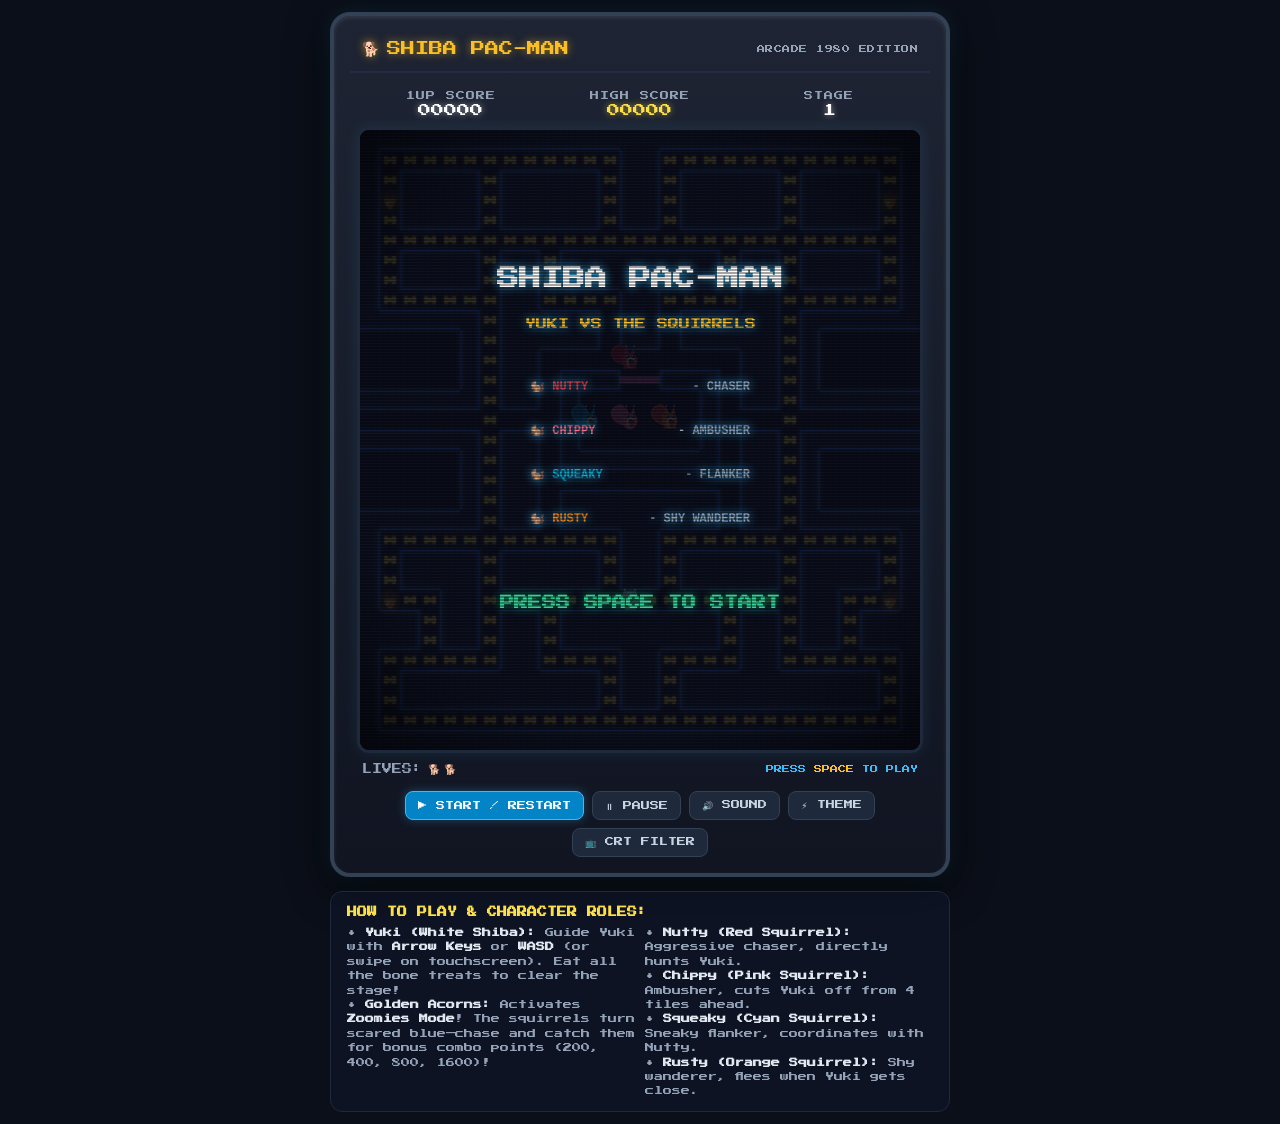
<file: index.html>
<!DOCTYPE html>
<html lang="en">
<head>
  <meta charset="UTF-8">
  <meta name="viewport" content="width=device-width, initial-scale=1.0, maximum-scale=1.0, user-scalable=no">
  <title>Shiba Pac-Man Arcade - Yuki vs The Squirrels</title>
  <link rel="stylesheet" href="style.css">
</head>
<body>

  <div class="arcade-cabinet">
    <!-- Marquee / Title -->
    <header class="arcade-header">
      <div class="arcade-title">
        <span>🐕</span>
        <span>SHIBA PAC-MAN</span>
      </div>
      <div style="font-size: 8px; color: #94a3b8; letter-spacing: 0.5px;">
        ARCADE 1980 EDITION
      </div>
    </header>

    <!-- HUD Marquee -->
    <div class="arcade-hud">
      <div class="hud-item">
        <span class="hud-label">1UP SCORE</span>
        <span id="hud-score" class="hud-val">00000</span>
      </div>
      <div class="hud-item">
        <span class="hud-label">HIGH SCORE</span>
        <span id="hud-highscore" class="hud-val gold">00000</span>
      </div>
      <div class="hud-item">
        <span class="hud-label">STAGE</span>
        <span id="hud-level" class="hud-val">1</span>
      </div>
    </div>

    <!-- Screen Wrapper with CRT Scanline Filter -->
    <div id="screen-wrapper" class="screen-wrapper crt-scanlines">
      <canvas id="game-canvas"></canvas>
    </div>

    <!-- Footer Status (Lives & Toolbar) -->
    <div class="arcade-footer">
      <div class="lives-container">
        <span>LIVES:</span>
        <div id="hud-lives" style="display: inline-flex; gap: 4px;">🐕 🐕</div>
      </div>
      <div style="font-size: 8px; color: #38bdf8;">
        PRESS <span style="color: #fbbf24;">SPACE</span> TO PLAY
      </div>
    </div>

    <!-- Arcade Toolbar Controls -->
    <div class="toolbar-controls">
      <button id="btn-start" class="arcade-btn primary">▶ START / RESTART</button>
      <button id="btn-pause" class="arcade-btn">⏸ PAUSE</button>
      <button id="btn-mute" class="arcade-btn">🔊 SOUND</button>
      <button id="btn-theme" class="arcade-btn">⚡ THEME</button>
      <button id="btn-crt" class="arcade-btn bg-blue-600">📺 CRT FILTER</button>
    </div>

    <!-- Mobile Virtual D-Pad -->
    <div class="dpad-container">
      <div class="dpad-row">
        <button id="btn-up" class="dpad-btn">▲</button>
      </div>
      <div class="dpad-row">
        <button id="btn-left" class="dpad-btn">◀</button>
        <button id="btn-down" class="dpad-btn">▼</button>
        <button id="btn-right" class="dpad-btn">▶</button>
      </div>
    </div>
  </div>

  <!-- Instructions & Lore Card -->
  <div class="instructions-card">
    <div style="font-weight: bold; margin-bottom: 6px; color: #fde047; font-size: 10px;">
      HOW TO PLAY & CHARACTER ROLES:
    </div>
    <div style="display: grid; grid-template-columns: repeat(auto-fit, minmax(260px, 1fr)); gap: 10px;">
      <div>
        <p>• <strong>Yuki (White Shiba):</strong> Guide Yuki with <strong>Arrow Keys</strong> or <strong>WASD</strong> (or swipe on touchscreen). Eat all the bone treats to clear the stage!</p>
        <p>• <strong>Golden Acorns:</strong> Activates <strong>Zoomies Mode</strong>! The squirrels turn scared blue—chase and catch them for bonus combo points (200, 400, 800, 1600)!</p>
      </div>
      <div>
        <p>• <strong>Nutty (Red Squirrel):</strong> Aggressive chaser, directly hunts Yuki.</p>
        <p>• <strong>Chippy (Pink Squirrel):</strong> Ambusher, cuts Yuki off from 4 tiles ahead.</p>
        <p>• <strong>Squeaky (Cyan Squirrel):</strong> Sneaky flanker, coordinates with Nutty.</p>
        <p>• <strong>Rusty (Orange Squirrel):</strong> Shy wanderer, flees when Yuki gets close.</p>
      </div>
    </div>
  </div>

  <!-- Game Scripts (Loaded in dependency order) -->
  <script src="audio.js"></script>
  <script src="maze.js"></script>
  <script src="shiba.js"></script>
  <script src="squirrel.js"></script>
  <script src="game.js"></script>
  <script src="main.js"></script>

</body>
</html>
</file>
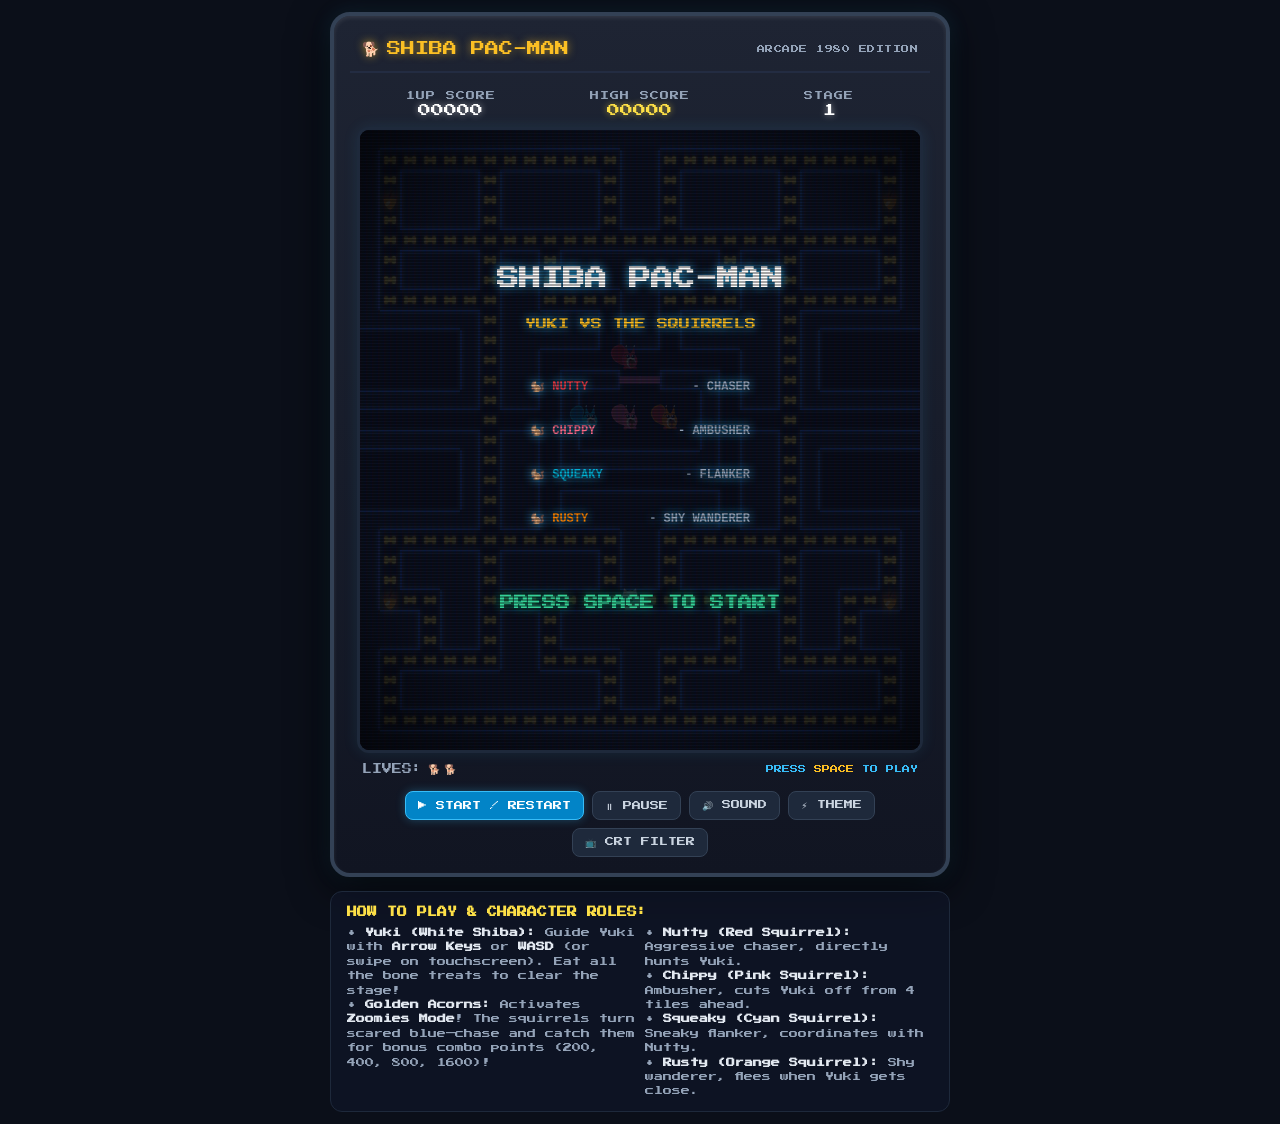
<file: standalone.html>
<!DOCTYPE html>
<html lang="en">
<head>
  <meta charset="UTF-8">
  <meta name="viewport" content="width=device-width, initial-scale=1.0, maximum-scale=1.0, user-scalable=no">
  <title>Shiba Pac-Man Arcade - Yuki vs The Squirrels</title>
  <style>
/* Arcade Styling & CRT Filters for Shiba Pac-Man */
@import url('https://fonts.googleapis.com/css2?family=Press+Start+2P&display=swap');

:root {
  --arcade-bg: #0b0f19;
  --arcade-border: #1e293b;
  --neon-blue: #38bdf8;
  --neon-gold: #fbbf24;
  --neon-pink: #f472b6;
}

* {
  box-sizing: border-box;
  margin: 0;
  padding: 0;
  user-select: none;
  -webkit-user-select: none;
}

body {
  background-color: var(--arcade-bg);
  color: #f1f5f9;
  font-family: 'Press Start 2P', monospace, system-ui, sans-serif;
  min-height: 100vh;
  display: flex;
  flex-direction: column;
  align-items: center;
  justify-content: center;
  padding: 12px;
  overflow-x: hidden;
}

/* Cabinet Container */
.arcade-cabinet {
  background: linear-gradient(180deg, #1e2433 0%, #111522 100%);
  border: 4px solid #334155;
  border-radius: 20px;
  box-shadow: 0 10px 40px rgba(0, 0, 0, 0.8),
              0 0 20px rgba(56, 189, 248, 0.15),
              inset 0 2px 4px rgba(255, 255, 255, 0.1);
  padding: 16px;
  max-width: 620px;
  width: 100%;
  display: flex;
  flex-direction: column;
  align-items: center;
}

/* Header & Marquee */
.arcade-header {
  width: 100%;
  display: flex;
  justify-content: space-between;
  align-items: center;
  padding: 8px 12px 14px 12px;
  border-bottom: 2px solid #232c42;
  margin-bottom: 12px;
}

.arcade-title {
  font-size: 14px;
  color: #fbbf24;
  text-shadow: 0 0 8px rgba(251, 191, 36, 0.6);
  display: flex;
  align-items: center;
  gap: 8px;
}

/* HUD Bar */
.arcade-hud {
  width: 100%;
  display: grid;
  grid-template-columns: 1fr 1fr 1fr;
  text-align: center;
  font-size: 11px;
  padding: 6px 10px 10px 10px;
  gap: 8px;
}

.hud-item {
  display: flex;
  flex-direction: column;
  gap: 4px;
}

.hud-label {
  color: #94a3b8;
  font-size: 9px;
  letter-spacing: 1px;
}

.hud-val {
  color: #ffffff;
  font-size: 13px;
  text-shadow: 0 0 6px rgba(255, 255, 255, 0.5);
}

.hud-val.gold {
  color: #fde047;
  text-shadow: 0 0 6px rgba(253, 224, 71, 0.6);
}

/* Screen Wrapper */
.screen-wrapper {
  position: relative;
  background-color: #000000;
  border-radius: 12px;
  border: 3px solid #1e293b;
  overflow: hidden;
  box-shadow: inset 0 0 20px rgba(0, 0, 0, 0.9),
              0 0 15px rgba(56, 189, 248, 0.1);
  display: flex;
  justify-content: center;
  align-items: center;
  max-width: 100%;
}

canvas#game-canvas {
  display: block;
  width: 100%;
  max-width: 560px;
  height: auto;
  aspect-ratio: 560 / 620;
  image-rendering: pixelated;
  image-rendering: crisp-edges;
}

/* CRT Scanline Filter */
.crt-scanlines::before {
  content: " ";
  display: block;
  position: absolute;
  top: 0; left: 0; bottom: 0; right: 0;
  background: linear-gradient(rgba(18, 16, 16, 0) 50%, rgba(0, 0, 0, 0.35) 50%),
              linear-gradient(90deg, rgba(255, 0, 0, 0.03), rgba(0, 255, 0, 0.01), rgba(0, 0, 255, 0.03));
  z-index: 10;
  background-size: 100% 3px, 6px 100%;
  pointer-events: none;
}

.crt-scanlines::after {
  content: " ";
  display: block;
  position: absolute;
  top: 0; left: 0; bottom: 0; right: 0;
  background: radial-gradient(circle at center, transparent 70%, rgba(0, 0, 0, 0.5) 100%);
  pointer-events: none;
  z-index: 11;
}

/* Footer / Lives & Controls */
.arcade-footer {
  width: 100%;
  display: flex;
  justify-content: space-between;
  align-items: center;
  padding: 10px 12px 6px 12px;
}

.lives-container {
  display: flex;
  align-items: center;
  gap: 6px;
  font-size: 10px;
  color: #94a3b8;
}

/* Control Buttons Toolbar */
.toolbar-controls {
  display: flex;
  flex-wrap: wrap;
  gap: 8px;
  justify-content: center;
  margin-top: 10px;
  width: 100%;
}

.arcade-btn {
  background: #1e293b;
  color: #cbd5e1;
  border: 1px solid #334155;
  border-radius: 8px;
  padding: 8px 12px;
  font-family: inherit;
  font-size: 9px;
  cursor: pointer;
  transition: all 0.15s ease;
  display: flex;
  align-items: center;
  gap: 4px;
}

.arcade-btn:hover {
  background: #334155;
  color: #ffffff;
  border-color: #64748b;
  transform: translateY(-1px);
}

.arcade-btn:active {
  transform: translateY(1px);
}

.arcade-btn.primary {
  background: #0284c7;
  color: #ffffff;
  border-color: #38bdf8;
  box-shadow: 0 0 10px rgba(56, 189, 248, 0.3);
}

.arcade-btn.primary:hover {
  background: #0369a1;
}

/* Virtual D-Pad for Mobile & Touch */
.dpad-container {
  display: none;
  margin-top: 14px;
  flex-direction: column;
  align-items: center;
  gap: 4px;
}

@media (max-width: 768px), (pointer: coarse) {
  .dpad-container {
    display: flex;
  }
}

.dpad-row {
  display: flex;
  gap: 6px;
}

.dpad-btn {
  width: 52px;
  height: 52px;
  background: #1e293b;
  border: 2px solid #475569;
  border-radius: 12px;
  color: #f1f5f9;
  font-size: 18px;
  display: flex;
  align-items: center;
  justify-content: center;
  cursor: pointer;
  box-shadow: 0 4px 6px rgba(0, 0, 0, 0.4);
  touch-action: manipulation;
  transition: background 0.1s, transform 0.1s;
}

.dpad-btn:active {
  background: #0284c7;
  border-color: #38bdf8;
  transform: scale(0.92);
}

/* Instructions card */
.instructions-card {
  margin-top: 14px;
  background: rgba(15, 23, 42, 0.6);
  border: 1px solid #1e293b;
  border-radius: 12px;
  padding: 12px 16px;
  font-size: 9px;
  color: #94a3b8;
  line-height: 1.6;
  max-width: 620px;
  width: 100%;
}

.instructions-card strong {
  color: #e2e8f0;
}

</style>
</head>
<body>

  <div class="arcade-cabinet">
    <!-- Marquee / Title -->
    <header class="arcade-header">
      <div class="arcade-title">
        <span>🐕</span>
        <span>SHIBA PAC-MAN</span>
      </div>
      <div style="font-size: 8px; color: #94a3b8; letter-spacing: 0.5px;">
        ARCADE 1980 EDITION
      </div>
    </header>

    <!-- HUD Marquee -->
    <div class="arcade-hud">
      <div class="hud-item">
        <span class="hud-label">1UP SCORE</span>
        <span id="hud-score" class="hud-val">00000</span>
      </div>
      <div class="hud-item">
        <span class="hud-label">HIGH SCORE</span>
        <span id="hud-highscore" class="hud-val gold">00000</span>
      </div>
      <div class="hud-item">
        <span class="hud-label">STAGE</span>
        <span id="hud-level" class="hud-val">1</span>
      </div>
    </div>

    <!-- Screen Wrapper with CRT Scanline Filter -->
    <div id="screen-wrapper" class="screen-wrapper crt-scanlines">
      <canvas id="game-canvas"></canvas>
    </div>

    <!-- Footer Status (Lives & Toolbar) -->
    <div class="arcade-footer">
      <div class="lives-container">
        <span>LIVES:</span>
        <div id="hud-lives" style="display: inline-flex; gap: 4px;">🐕 🐕</div>
      </div>
      <div style="font-size: 8px; color: #38bdf8;">
        PRESS <span style="color: #fbbf24;">SPACE</span> TO PLAY
      </div>
    </div>

    <!-- Arcade Toolbar Controls -->
    <div class="toolbar-controls">
      <button id="btn-start" class="arcade-btn primary">▶ START / RESTART</button>
      <button id="btn-pause" class="arcade-btn">⏸ PAUSE</button>
      <button id="btn-mute" class="arcade-btn">🔊 SOUND</button>
      <button id="btn-theme" class="arcade-btn">⚡ THEME</button>
      <button id="btn-crt" class="arcade-btn bg-blue-600">📺 CRT FILTER</button>
    </div>

    <!-- Mobile Virtual D-Pad -->
    <div class="dpad-container">
      <div class="dpad-row">
        <button id="btn-up" class="dpad-btn">▲</button>
      </div>
      <div class="dpad-row">
        <button id="btn-left" class="dpad-btn">◀</button>
        <button id="btn-down" class="dpad-btn">▼</button>
        <button id="btn-right" class="dpad-btn">▶</button>
      </div>
    </div>
  </div>

  <!-- Instructions & Lore Card -->
  <div class="instructions-card">
    <div style="font-weight: bold; margin-bottom: 6px; color: #fde047; font-size: 10px;">
      HOW TO PLAY & CHARACTER ROLES:
    </div>
    <div style="display: grid; grid-template-columns: repeat(auto-fit, minmax(260px, 1fr)); gap: 10px;">
      <div>
        <p>• <strong>Yuki (White Shiba):</strong> Guide Yuki with <strong>Arrow Keys</strong> or <strong>WASD</strong> (or swipe on touchscreen). Eat all the bone treats to clear the stage!</p>
        <p>• <strong>Golden Acorns:</strong> Activates <strong>Zoomies Mode</strong>! The squirrels turn scared blue—chase and catch them for bonus combo points (200, 400, 800, 1600)!</p>
      </div>
      <div>
        <p>• <strong>Nutty (Red Squirrel):</strong> Aggressive chaser, directly hunts Yuki.</p>
        <p>• <strong>Chippy (Pink Squirrel):</strong> Ambusher, cuts Yuki off from 4 tiles ahead.</p>
        <p>• <strong>Squeaky (Cyan Squirrel):</strong> Sneaky flanker, coordinates with Nutty.</p>
        <p>• <strong>Rusty (Orange Squirrel):</strong> Shy wanderer, flees when Yuki gets close.</p>
      </div>
    </div>
  </div>

  <!-- Game Scripts (Loaded in dependency order) -->
<script>
/**
 * Web Audio API Sound Synthesizer for Shiba Pac-Man Arcade
 * 100% procedural 8-bit arcade audio - no external audio files required!
 */
class SoundEngine {
  constructor() {
    this.ctx = null;
    this.isMuted = false;
    this.masterVolume = 0.4;
    this.masterGain = null;
    this.sirenOsc = null;
    this.sirenGain = null;
    this.sirenTimer = null;
    this.isSirenPlaying = false;
    this.chompToggle = false;
    this.initialized = false;
  }

  init() {
    if (this.initialized) return;
    try {
      const AudioCtx = window.AudioContext || window.webkitAudioContext;
      if (!AudioCtx) return;
      this.ctx = new AudioCtx();
      this.masterGain = this.ctx.createGain();
      this.masterGain.gain.value = this.isMuted ? 0 : this.masterVolume;
      this.masterGain.connect(this.ctx.destination);
      this.initialized = true;
    } catch (e) {
      console.warn('AudioContext init error:', e);
    }
  }

  ensureContext() {
    if (!this.initialized) this.init();
    if (this.ctx && this.ctx.state === 'suspended') {
      this.ctx.resume();
    }
  }

  toggleMute() {
    this.isMuted = !this.isMuted;
    if (this.masterGain && this.ctx) {
      this.masterGain.gain.setValueAtTime(this.isMuted ? 0 : this.masterVolume, this.ctx.currentTime);
    }
    return this.isMuted;
  }

  setVolume(vol) {
    this.masterVolume = Math.max(0, Math.min(1, vol));
    if (this.masterGain && this.ctx && !this.isMuted) {
      this.masterGain.gain.setValueAtTime(this.masterVolume, this.ctx.currentTime);
    }
  }

  // Waka-waka / Chomp sound
  playChomp() {
    this.ensureContext();
    if (!this.ctx || this.isMuted) return;

    const t = this.ctx.currentTime;
    const osc = this.ctx.createOscillator();
    const gain = this.ctx.createGain();

    osc.type = 'triangle';
    this.chompToggle = !this.chompToggle;
    const baseFreq = this.chompToggle ? 420 : 310;
    const endFreq = this.chompToggle ? 260 : 180;

    osc.frequency.setValueAtTime(baseFreq, t);
    osc.frequency.exponentialRampToValueAtTime(endFreq, t + 0.07);

    gain.gain.setValueAtTime(0.22, t);
    gain.gain.exponentialRampToValueAtTime(0.001, t + 0.07);

    osc.connect(gain);
    gain.connect(this.masterGain);

    osc.start(t);
    osc.stop(t + 0.08);
  }

  // Eating Golden Acorn / Power Pellet
  playPowerPellet() {
    this.ensureContext();
    if (!this.ctx || this.isMuted) return;

    const t = this.ctx.currentTime;
    const osc = this.ctx.createOscillator();
    const gain = this.ctx.createGain();

    osc.type = 'sawtooth';
    osc.frequency.setValueAtTime(220, t);
    osc.frequency.exponentialRampToValueAtTime(880, t + 0.25);

    gain.gain.setValueAtTime(0.3, t);
    gain.gain.exponentialRampToValueAtTime(0.001, t + 0.28);

    // Subtle lowpass filter for warmth
    const filter = this.ctx.createBiquadFilter();
    filter.type = 'lowpass';
    filter.frequency.setValueAtTime(1800, t);

    osc.connect(filter);
    filter.connect(gain);
    gain.connect(this.masterGain);

    osc.start(t);
    osc.stop(t + 0.3);
  }

  // Catching a squirrel
  playEatSquirrel() {
    this.ensureContext();
    if (!this.ctx || this.isMuted) return;

    const notes = [523.25, 659.25, 783.99, 1046.50]; // C5, E5, G5, C6
    notes.forEach((freq, idx) => {
      const t = this.ctx.currentTime + idx * 0.06;
      const osc = this.ctx.createOscillator();
      const gain = this.ctx.createGain();

      osc.type = 'square';
      osc.frequency.setValueAtTime(freq, t);
      osc.frequency.exponentialRampToValueAtTime(freq * 1.05, t + 0.08);

      gain.gain.setValueAtTime(0.28, t);
      gain.gain.exponentialRampToValueAtTime(0.001, t + 0.08);

      osc.connect(gain);
      gain.connect(this.masterGain);

      osc.start(t);
      osc.stop(t + 0.09);
    });
  }

  // Eating Fruit / Bonus Toy
  playEatFruit() {
    this.ensureContext();
    if (!this.ctx || this.isMuted) return;

    const t = this.ctx.currentTime;
    const freqs = [880, 1174.66, 1480, 1760]; // A5, D6, F#6, A6
    freqs.forEach((freq, i) => {
      const osc = this.ctx.createOscillator();
      const gain = this.ctx.createGain();
      const start = t + i * 0.05;

      osc.type = 'sine';
      osc.frequency.setValueAtTime(freq, start);

      gain.gain.setValueAtTime(0.3, start);
      gain.gain.exponentialRampToValueAtTime(0.001, start + 0.12);

      osc.connect(gain);
      gain.connect(this.masterGain);

      osc.start(start);
      osc.stop(start + 0.13);
    });
  }

  // Shiba Defeat / Caught sound
  playDeath() {
    this.ensureContext();
    if (!this.ctx || this.isMuted) return;

    const t = this.ctx.currentTime;
    // Chromatic downward stepping pitch
    const pitches = [
      493.88, 466.16, 440.00, 415.30, 392.00, 369.99, 
      349.23, 329.63, 311.13, 293.66, 277.18, 261.63,
      246.94, 220.00, 196.00, 164.81
    ];

    pitches.forEach((freq, i) => {
      const start = t + i * 0.06;
      const osc = this.ctx.createOscillator();
      const gain = this.ctx.createGain();

      osc.type = 'triangle';
      osc.frequency.setValueAtTime(freq, start);
      osc.frequency.exponentialRampToValueAtTime(freq * 0.9, start + 0.055);

      gain.gain.setValueAtTime(0.25, start);
      gain.gain.exponentialRampToValueAtTime(0.001, start + 0.055);

      osc.connect(gain);
      gain.connect(this.masterGain);

      osc.start(start);
      osc.stop(start + 0.06);
    });

    // Cute gentle whimper at end
    const whimperStart = t + pitches.length * 0.06 + 0.05;
    const wOsc = this.ctx.createOscillator();
    const wGain = this.ctx.createGain();
    wOsc.type = 'sine';
    wOsc.frequency.setValueAtTime(520, whimperStart);
    wOsc.frequency.exponentialRampToValueAtTime(280, whimperStart + 0.25);
    wGain.gain.setValueAtTime(0.2, whimperStart);
    wGain.gain.exponentialRampToValueAtTime(0.001, whimperStart + 0.25);

    wOsc.connect(wGain);
    wGain.connect(this.masterGain);
    wOsc.start(whimperStart);
    wOsc.stop(whimperStart + 0.26);
  }

  // Classic Arcade Game Start Fanfare
  playStartFanfare() {
    this.ensureContext();
    if (!this.ctx || this.isMuted) return;

    const t = this.ctx.currentTime + 0.05;
    // Iconic Pac-Man start melody notes: (freq, duration)
    const melody = [
      { f: 493.88, d: 0.12 }, // B4
      { f: 987.77, d: 0.12 }, // B5
      { f: 739.99, d: 0.12 }, // F#5
      { f: 622.25, d: 0.12 }, // D#5
      { f: 987.77, d: 0.12 }, // B5
      { f: 739.99, d: 0.12 }, // F#5
      { f: 622.25, d: 0.22 }, // D#5
      { f: 523.25, d: 0.12 }, // C5
      { f: 1046.50, d: 0.12 },// C6
      { f: 783.99, d: 0.12 }, // G5
      { f: 659.25, d: 0.12 }, // E5
      { f: 1046.50, d: 0.12 },// C6
      { f: 783.99, d: 0.12 }, // G5
      { f: 659.25, d: 0.22 }, // E5
      { f: 493.88, d: 0.12 }, // B4
      { f: 987.77, d: 0.12 }, // B5
      { f: 739.99, d: 0.12 }, // F#5
      { f: 622.25, d: 0.12 }, // D#5
      { f: 987.77, d: 0.12 }, // B5
      { f: 739.99, d: 0.12 }, // F#5
      { f: 622.25, d: 0.22 }, // D#5
      { f: 622.25, d: 0.07 }, // D#5
      { f: 659.25, d: 0.07 }, // E5
      { f: 698.46, d: 0.07 }, // F5
      { f: 739.99, d: 0.07 }, // F#5
      { f: 783.99, d: 0.07 }, // G5
      { f: 830.61, d: 0.07 }, // G#5
      { f: 880.00, d: 0.07 }, // A5
      { f: 987.77, d: 0.35 }  // B5
    ];

    let curTime = t;
    melody.forEach(note => {
      const osc = this.ctx.createOscillator();
      const gain = this.ctx.createGain();

      osc.type = 'square';
      osc.frequency.setValueAtTime(note.f, curTime);

      gain.gain.setValueAtTime(0.2, curTime);
      gain.gain.exponentialRampToValueAtTime(0.001, curTime + note.d * 0.95);

      osc.connect(gain);
      gain.connect(this.masterGain);

      osc.start(curTime);
      osc.stop(curTime + note.d);

      curTime += note.d;
    });
  }

  // Extra Life sound (cheerful bell chime)
  playExtraLife() {
    this.ensureContext();
    if (!this.ctx || this.isMuted) return;

    const t = this.ctx.currentTime;
    const notes = [440, 554.37, 659.25, 880];
    notes.forEach((f, idx) => {
      const start = t + idx * 0.09;
      const osc = this.ctx.createOscillator();
      const gain = this.ctx.createGain();

      osc.type = 'triangle';
      osc.frequency.setValueAtTime(f, start);

      gain.gain.setValueAtTime(0.3, start);
      gain.gain.exponentialRampToValueAtTime(0.001, start + 0.25);

      osc.connect(gain);
      gain.connect(this.masterGain);

      osc.start(start);
      osc.stop(start + 0.26);
    });
  }
}

// Global audio singleton
window.soundEngine = new SoundEngine();

/**
 * Maze Layout & Rendering for Shiba Pac-Man
 * 28 columns x 31 rows (Iconic arcade proportions)
 */

const RAW_MAZE_MAP = [
  '############################',
  '#............##............#',
  '#.####.#####.##.#####.####.#',
  '#o####.#####.##.#####.####o#',
  '#.####.#####.##.#####.####.#',
  '#..........................#',
  '#.####.##.########.##.####.#',
  '#.####.##.########.##.####.#',
  '#......##....##....##......#',
  '######.##### ## #####.######',
  '     #.##### ## #####.#     ',
  '     #.##          ##.#     ',
  '     #.## ###--### ##.#     ',
  '######.## #      # ##.######',
  '      .   #      #   .      ',
  '######.## #      # ##.######',
  '     #.## ######## ##.#     ',
  '     #.##          ##.#     ',
  '     #.## ######## ##.#     ',
  '######.## ######## ##.######',
  '#............##............#',
  '#.####.#####.##.#####.####.#',
  '#.####.#####.##.#####.####.#',
  '#o..##................##..o#',
  '###.##.##.########.##.##.###',
  '###.##.##.########.##.##.###',
  '#......##....##....##......#',
  '#.##########.##.##########.#',
  '#.##########.##.##########.#',
  '#..........................#',
  '############################'
];

class Maze {
  constructor(tileSize = 20) {
    this.cols = 28;
    this.rows = 31;
    this.tileSize = tileSize;
    this.width = this.cols * this.tileSize;
    this.height = this.rows * this.tileSize;
    this.theme = 'neon'; // 'neon' | 'park'
    this.dots = [];
    this.totalDots = 0;
    this.remainingDots = 0;

    // Fruit / Park Treat spawn
    this.fruit = null; // { type: 'tennis_ball', x, y, score, timer }
    this.fruitTimer = 0;

    this.init();
  }

  init() {
    this.dots = [];
    this.totalDots = 0;
    for (let r = 0; r < this.rows; r++) {
      this.dots[r] = [];
      for (let c = 0; c < this.cols; c++) {
        const char = RAW_MAZE_MAP[r][c];
        if (char === '.') {
          this.dots[r][c] = 'dot';
          this.totalDots++;
        } else if (char === 'o') {
          this.dots[r][c] = 'energizer';
          this.totalDots++;
        } else {
          this.dots[r][c] = null;
        }
      }
    }
    this.remainingDots = this.totalDots;
  }

  reset() {
    this.init();
    this.fruit = null;
    this.fruitTimer = 0;
  }

  isWall(c, r) {
    if (r < 0 || r >= this.rows) return true;
    // Tunnels wrap around horizontally
    if (r === 14 && (c < 0 || c >= this.cols)) return false;
    if (c < 0 || c >= this.cols) return true;
    return RAW_MAZE_MAP[r][c] === '#';
  }

  isHouseDoor(c, r) {
    if (r < 0 || r >= this.rows || c < 0 || c >= this.cols) return false;
    return RAW_MAZE_MAP[r][c] === '-';
  }

  isInsideHouse(c, r) {
    return (r >= 12 && r <= 15 && c >= 10 && c <= 17);
  }

  isTunnel(c, r) {
    return (r === 14 && (c <= 5 || c >= 22));
  }

  eatDot(c, r) {
    if (r < 0 || r >= this.rows || c < 0 || c >= this.cols) return null;
    const type = this.dots[r][c];
    if (type) {
      this.dots[r][c] = null;
      this.remainingDots--;
      return type; // 'dot' (10 pts) or 'energizer' (50 pts)
    }
    return null;
  }

  spawnFruit(level) {
    const fruits = [
      { name: 'Tennis Ball', score: 100, color: '#A7F432', icon: '🎾' },
      { name: 'Squeaky Bone', score: 300, color: '#FF70A6', icon: '🦴' },
      { name: 'Hot Dog', score: 500, color: '#E76F51', icon: '🌭' },
      { name: 'Gold Trophy', score: 700, color: '#FFD166', icon: '🏆' },
      { name: 'Royal Crown', score: 1000, color: '#F4A261', icon: '👑' }
    ];
    const index = Math.min(level - 1, fruits.length - 1);
    this.fruit = {
      ...fruits[index],
      col: 13.5,
      row: 17,
      timer: 10 // stays for 10 seconds
    };
  }

  updateFruit(dt) {
    if (this.fruit) {
      this.fruit.timer -= dt;
      if (this.fruit.timer <= 0) {
        this.fruit = null;
      }
    }
  }

  draw(ctx, animFrame) {
    const ts = this.tileSize;

    // Draw background
    ctx.fillStyle = this.theme === 'park' ? '#14281D' : '#070913';
    ctx.fillRect(0, 0, this.width, this.height);

    // Draw park cobblestone pattern or arcade grid if desired
    if (this.theme === 'park') {
      ctx.strokeStyle = 'rgba(46, 117, 89, 0.15)';
      ctx.lineWidth = 1;
      for (let x = 0; x < this.width; x += ts * 2) {
        ctx.beginPath();
        ctx.moveTo(x, 0);
        ctx.lineTo(x, this.height);
        ctx.stroke();
      }
    }

    // Draw walls
    for (let r = 0; r < this.rows; r++) {
      for (let c = 0; c < this.cols; c++) {
        const char = RAW_MAZE_MAP[r][c];
        const x = c * ts;
        const y = r * ts;

        if (char === '#') {
          this.drawWallBlock(ctx, c, r, x, y, ts);
        } else if (char === '-') {
          // Ghost house door
          this.drawHouseDoor(ctx, x, y, ts, animFrame);
        }
      }
    }

    // Draw dots & energizers
    const timeSec = animFrame * 0.05;
    for (let r = 0; r < this.rows; r++) {
      for (let c = 0; c < this.cols; c++) {
        const type = this.dots[r][c];
        if (!type) continue;

        const cx = c * ts + ts / 2;
        const cy = r * ts + ts / 2;

        if (type === 'dot') {
          this.drawKibbleDot(ctx, cx, cy);
        } else if (type === 'energizer') {
          this.drawGoldenAcorn(ctx, cx, cy, timeSec);
        }
      }
    }

    // Draw fruit bonus item if active
    if (this.fruit) {
      this.drawFruitItem(ctx, this.fruit.col * ts, this.fruit.row * ts + ts / 2, animFrame);
    }
  }

  drawWallBlock(ctx, c, r, x, y, ts) {
    if (this.theme === 'park') {
      // Lush Japanese hedge style with rounded aesthetic
      ctx.fillStyle = '#1D5A3A';
      ctx.fillRect(x, y, ts, ts);

      // Hedge top highlight
      ctx.fillStyle = '#2D8A58';
      ctx.fillRect(x + 1, y + 1, ts - 2, 3);

      // Subtle foliage leaf dot
      if ((c + r) % 3 === 0) {
        ctx.fillStyle = '#3DB876';
        ctx.beginPath();
        ctx.arc(x + ts * 0.5, y + ts * 0.5, 2, 0, Math.PI * 2);
        ctx.fill();
      }

      // Outer border
      ctx.strokeStyle = '#0F3822';
      ctx.lineWidth = 1;
      ctx.strokeRect(x, y, ts, ts);
    } else {
      // Classic Neon Arcade Style
      ctx.fillStyle = '#0F172A';
      ctx.fillRect(x, y, ts, ts);

      ctx.strokeStyle = '#2563EB'; // Electric blue
      ctx.shadowColor = '#60A5FA';
      ctx.shadowBlur = 4;
      ctx.lineWidth = 1.5;

      // Draw subtle inner wall contours for that true arcade feel
      const neighbors = {
        top: this.isWall(c, r - 1),
        bottom: this.isWall(c, r + 1),
        left: this.isWall(c - 1, r),
        right: this.isWall(c + 1, r)
      };

      ctx.beginPath();
      if (!neighbors.top) {
        ctx.moveTo(x, y + 1);
        ctx.lineTo(x + ts, y + 1);
      }
      if (!neighbors.bottom) {
        ctx.moveTo(x, y + ts - 1);
        ctx.lineTo(x + ts, y + ts - 1);
      }
      if (!neighbors.left) {
        ctx.moveTo(x + 1, y);
        ctx.lineTo(x + 1, y + ts);
      }
      if (!neighbors.right) {
        ctx.moveTo(x + ts - 1, y);
        ctx.lineTo(x + ts - 1, y + ts);
      }
      ctx.stroke();
      ctx.shadowBlur = 0; // reset
    }
  }

  drawHouseDoor(ctx, x, y, ts, animFrame) {
    // Glowing squirrel gate
    const glow = Math.sin(animFrame * 0.1) * 0.3 + 0.7;
    ctx.fillStyle = `rgba(244, 114, 182, ${glow})`;
    ctx.fillRect(x, y + ts * 0.35, ts, ts * 0.3);

    ctx.strokeStyle = '#F472B6';
    ctx.lineWidth = 1;
    ctx.strokeRect(x, y + ts * 0.35, ts, ts * 0.3);
  }

  // Draw cute little dog kibble / bone
  drawKibbleDot(ctx, cx, cy) {
    ctx.save();
    ctx.fillStyle = '#FDE047'; // Golden kibble
    ctx.shadowColor = '#EAB308';
    ctx.shadowBlur = 3;

    // Mini dog bone shape
    const w = 4;
    const h = 2;
    ctx.fillRect(cx - w, cy - h, w * 2, h * 2);

    // 4 little bone lobe circles
    const r = 2;
    ctx.beginPath();
    ctx.arc(cx - w, cy - h, r, 0, Math.PI * 2);
    ctx.arc(cx - w, cy + h, r, 0, Math.PI * 2);
    ctx.arc(cx + w, cy - h, r, 0, Math.PI * 2);
    ctx.arc(cx + w, cy + h, r, 0, Math.PI * 2);
    ctx.fill();

    ctx.restore();
  }

  // Draw Golden Acorn (Power Pellet)
  drawGoldenAcorn(ctx, cx, cy, timeSec) {
    ctx.save();
    ctx.translate(cx, cy);

    // Pulse size gently
    const scale = 1 + 0.18 * Math.sin(timeSec * 5);
    ctx.scale(scale, scale);

    // Golden glow
    ctx.shadowColor = '#FBBF24';
    ctx.shadowBlur = 8;

    // Acorn nut body (pointed oval bottom)
    ctx.fillStyle = '#F59E0B';
    ctx.beginPath();
    ctx.moveTo(-6, -1);
    ctx.bezierCurveTo(-6, 6, 0, 9, 0, 9);
    ctx.bezierCurveTo(0, 9, 6, 6, 6, -1);
    ctx.closePath();
    ctx.fill();

    // Nut highlight
    ctx.fillStyle = '#FDE68A';
    ctx.beginPath();
    ctx.ellipse(-2, 3, 1.5, 3, Math.PI / 4, 0, Math.PI * 2);
    ctx.fill();

    // Acorn cap (rich oak brown textured cap)
    ctx.fillStyle = '#78350F';
    ctx.beginPath();
    ctx.ellipse(0, -2, 7, 3.5, 0, Math.PI, Math.PI * 2);
    ctx.fill();

    // Little acorn stem
    ctx.strokeStyle = '#451A03';
    ctx.lineWidth = 1.5;
    ctx.lineCap = 'round';
    ctx.beginPath();
    ctx.moveTo(0, -4);
    ctx.quadraticCurveTo(1, -7, 2, -8);
    ctx.stroke();

    // Sparkle star glint
    if (Math.sin(timeSec * 8) > 0.4) {
      ctx.fillStyle = '#FFFFFF';
      ctx.beginPath();
      ctx.arc(4, 2, 1.2, 0, Math.PI * 2);
      ctx.fill();
    }

    ctx.restore();
  }

  drawFruitItem(ctx, cx, cy, animFrame) {
    ctx.save();
    ctx.translate(cx, cy);

    // Float bobbing effect
    const bob = Math.sin(animFrame * 0.1) * 3;
    ctx.translate(0, bob);

    ctx.font = '16px serif';
    ctx.textAlign = 'center';
    ctx.textBaseline = 'middle';
    ctx.fillText(this.fruit.icon, 0, 0);

    // Point badge
    ctx.font = 'bold 9px monospace';
    ctx.fillStyle = '#FDE047';
    ctx.shadowColor = '#000';
    ctx.shadowBlur = 3;
    ctx.fillText(`${this.fruit.score}`, 0, 14);

    ctx.restore();
  }
}

// Export for browser
window.Maze = Maze;

/**
 * White Shiba Inu ("Yuki") Player Character
 * Features authentic arcade corner-buffering, smooth grid-snapping,
 * procedural kawaii animations, and "Zoomies Mode"!
 */

class ShibaPlayer {
  constructor(maze) {
    this.maze = maze;
    this.tileSize = maze.tileSize;
    this.radius = this.tileSize * 0.72; // Doge sprite radius

    // Spawn point (Iconic Pac-Man start: Row 23, Col 13.5)
    this.spawnX = 13.5 * this.tileSize;
    this.spawnY = 23 * this.tileSize + this.tileSize / 2;

    this.x = this.spawnX;
    this.y = this.spawnY;

    this.dir = { x: -1, y: 0 }; // Initial moving direction (facing left)
    this.nextDir = { x: -1, y: 0 }; // Buffered input direction

    this.baseSpeed = 2.15; // pixels per frame at 60fps
    this.zoomiesSpeed = 2.50; // faster in zoomies mode
    this.speed = this.baseSpeed;

    this.isZoomies = false;
    this.zoomiesTimer = 0;
    this.zoomiesDuration = 8; // seconds

    this.isDying = false;
    this.deathTimer = 0;
    this.deathDuration = 1.6; // seconds

    this.animFrame = 0;
    this.particles = []; // Sparkles / Zoomies trail
  }

  reset() {
    this.x = this.spawnX;
    this.y = this.spawnY;
    this.dir = { x: -1, y: 0 };
    this.nextDir = { x: -1, y: 0 };
    this.isZoomies = false;
    this.zoomiesTimer = 0;
    this.isDying = false;
    this.deathTimer = 0;
    this.particles = [];
  }

  setDirection(dx, dy) {
    // Reverse immediately if moving in opposite direction
    if (dx === -this.dir.x && dy === -this.dir.y) {
      this.dir = { x: dx, y: dy };
      this.nextDir = { x: dx, y: dy };
      return;
    }
    // Otherwise buffer direction to turn at next opening
    this.nextDir = { x: dx, y: dy };
  }

  activateZoomies(duration = 8) {
    this.isZoomies = true;
    this.zoomiesTimer = duration;
    this.speed = this.zoomiesSpeed;
    // Golden burst
    for (let i = 0; i < 16; i++) {
      const angle = (Math.PI * 2 * i) / 16;
      this.particles.push({
        x: this.x,
        y: this.y,
        vx: Math.cos(angle) * (1.5 + Math.random() * 2),
        vy: Math.sin(angle) * (1.5 + Math.random() * 2),
        life: 1.0,
        color: i % 2 === 0 ? '#FBBF24' : '#F472B6',
        size: 2.5 + Math.random() * 2
      });
    }
  }

  startDeath() {
    this.isDying = true;
    this.deathTimer = this.deathDuration;
  }

  update(dt) {
    // Update zoomies timer
    if (this.isZoomies) {
      this.zoomiesTimer -= dt;
      if (this.zoomiesTimer <= 0) {
        this.isZoomies = false;
        this.speed = this.baseSpeed;
      }

      // Spawn zoomies sparkle particles
      if (Math.random() < 0.4) {
        this.particles.push({
          x: this.x + (Math.random() - 0.5) * 12,
          y: this.y + (Math.random() - 0.5) * 12,
          vx: -this.dir.x * (0.8 + Math.random() * 1.2),
          vy: -this.dir.y * (0.8 + Math.random() * 1.2) + (Math.random() - 0.5) * 0.5,
          life: 0.6,
          color: Math.random() > 0.5 ? '#FBBF24' : '#60A5FA',
          size: 2 + Math.random() * 2
        });
      }
    }

    // Update death animation
    if (this.isDying) {
      this.deathTimer -= dt;
      return;
    }

    // Update particles
    for (let i = this.particles.length - 1; i >= 0; i--) {
      const p = this.particles[i];
      p.x += p.vx;
      p.y += p.vy;
      p.life -= dt * 2.0;
      if (p.life <= 0) {
        this.particles.splice(i, 1);
      }
    }

    this.animFrame++;

    // Grid coordinates
    const ts = this.tileSize;
    const currentCol = Math.floor(this.x / ts);
    const currentRow = Math.floor(this.y / ts);
    const centerTileX = currentCol * ts + ts / 2;
    const centerTileY = currentRow * ts + ts / 2;

    const distToCenterX = Math.abs(this.x - centerTileX);
    const distToCenterY = Math.abs(this.y - centerTileY);

    // Turn buffer window (corner tolerance)
    const cornerTolerance = 4.0;

    // Check if we can execute buffered nextDir
    if (this.nextDir.x !== this.dir.x || this.nextDir.y !== this.dir.y) {
      // If turning perpendicular
      if (this.nextDir.x !== 0 && this.dir.y !== 0) {
        // Turning horizontally while moving vertically
        if (distToCenterY <= cornerTolerance) {
          const targetCol = currentCol + this.nextDir.x;
          if (!this.maze.isWall(targetCol, currentRow)) {
            this.y = centerTileY; // snap to corridor
            this.dir = { ...this.nextDir };
          }
        }
      } else if (this.nextDir.y !== 0 && this.dir.x !== 0) {
        // Turning vertically while moving horizontally
        if (distToCenterX <= cornerTolerance) {
          const targetRow = currentRow + this.nextDir.y;
          if (!this.maze.isWall(currentCol, targetRow) && !this.maze.isHouseDoor(currentCol, targetRow)) {
            this.x = centerTileX; // snap to corridor
            this.dir = { ...this.nextDir };
          }
        }
      }
    }

    // Movement collision check
    let canMove = true;
    if (this.dir.x > 0) {
      // Moving right
      const checkCol = Math.floor((this.x + this.radius + this.speed) / ts);
      if (this.maze.isWall(checkCol, currentRow)) {
        this.x = centerTileX;
        canMove = false;
      }
    } else if (this.dir.x < 0) {
      // Moving left
      const checkCol = Math.floor((this.x - this.radius - this.speed) / ts);
      if (this.maze.isWall(checkCol, currentRow)) {
        this.x = centerTileX;
        canMove = false;
      }
    } else if (this.dir.y > 0) {
      // Moving down
      const checkRow = Math.floor((this.y + this.radius + this.speed) / ts);
      if (this.maze.isWall(currentCol, checkRow) || this.maze.isHouseDoor(currentCol, checkRow)) {
        this.y = centerTileY;
        canMove = false;
      }
    } else if (this.dir.y < 0) {
      // Moving up
      const checkRow = Math.floor((this.y - this.radius - this.speed) / ts);
      if (this.maze.isWall(currentCol, checkRow) || this.maze.isHouseDoor(currentCol, checkRow)) {
        this.y = centerTileY;
        canMove = false;
      }
    }

    if (canMove) {
      this.x += this.dir.x * this.speed;
      this.y += this.dir.y * this.speed;
    }

    // Wrap around side tunnels (Row 14)
    if (currentRow === 14) {
      if (this.x < -ts * 0.5) {
        this.x = this.maze.width + ts * 0.4;
      } else if (this.x > this.maze.width + ts * 0.5) {
        this.x = -ts * 0.4;
      }
    }
  }

  draw(ctx) {
    // Draw particles behind Shiba
    for (const p of this.particles) {
      ctx.fillStyle = p.color;
      ctx.globalAlpha = Math.max(0, p.life);
      ctx.beginPath();
      ctx.arc(p.x, p.y, p.size, 0, Math.PI * 2);
      ctx.fill();
    }
    ctx.globalAlpha = 1.0;

    ctx.save();
    ctx.translate(this.x, this.y);

    // Death animation: spin and vanish
    if (this.isDying) {
      const progress = 1 - (this.deathTimer / this.deathDuration);
      ctx.rotate(progress * Math.PI * 8);
      const scale = Math.max(0.01, 1 - progress);
      ctx.scale(scale, scale);
      this.renderShibaBody(ctx, true);
      ctx.restore();
      return;
    }

    // Zoomies aura
    if (this.isZoomies) {
      const auraPulse = Math.sin(this.animFrame * 0.3) * 3 + 18;
      const gradient = ctx.createRadialGradient(0, 0, 8, 0, 0, auraPulse);
      gradient.addColorStop(0, 'rgba(251, 191, 36, 0.4)');
      gradient.addColorStop(1, 'rgba(251, 191, 36, 0)');
      ctx.fillStyle = gradient;
      ctx.beginPath();
      ctx.arc(0, 0, auraPulse, 0, Math.PI * 2);
      ctx.fill();
    }

    this.renderShibaBody(ctx, false);
    ctx.restore();
  }

  renderShibaBody(ctx, isDizzy) {
    const isMovingHoriz = this.dir.x !== 0;
    const isMovingUp = this.dir.y < 0;
    const isMovingDown = this.dir.y > 0;
    const flipX = this.dir.x < 0;

    if (flipX) ctx.scale(-1, 1);

    const chompCycle = Math.abs(Math.sin(this.animFrame * 0.25));
    const trotCycle = Math.sin(this.animFrame * 0.4);
    const wag = Math.sin(this.animFrame * 0.35) * 0.25;

    // Tail (White curled Shiba doughnut tail)
    ctx.save();
    ctx.translate(-7, 2);
    ctx.rotate(wag - 0.4);
    ctx.fillStyle = '#FFFFFF';
    ctx.strokeStyle = '#E2E8F0';
    ctx.lineWidth = 1;
    ctx.beginPath();
    ctx.arc(0, 0, 5.5, 0, Math.PI * 1.8);
    ctx.stroke();
    ctx.fill();
    ctx.restore();

    // Red Collar / Superhero Bandana
    ctx.save();
    if (this.isZoomies) {
      // Fluttering superhero cape
      ctx.fillStyle = '#EF4444';
      ctx.beginPath();
      ctx.moveTo(-4, -1);
      ctx.quadraticCurveTo(-12, -4 + trotCycle * 3, -15, trotCycle * 4);
      ctx.quadraticCurveTo(-10, 4 + trotCycle * 2, -2, 5);
      ctx.closePath();
      ctx.fill();
    }
    ctx.restore();

    // Feet scampering (trot animation)
    ctx.fillStyle = '#FFFFFF';
    ctx.beginPath();
    ctx.ellipse(-4 + trotCycle * 2, 8, 2.5, 2, 0, 0, Math.PI * 2);
    ctx.ellipse(3 - trotCycle * 2, 8, 2.5, 2, 0, 0, Math.PI * 2);
    ctx.fill();

    // Main Body & Head (Plump white rounded Shiba)
    ctx.fillStyle = '#FFFFFF';
    ctx.shadowColor = 'rgba(0, 0, 0, 0.15)';
    ctx.shadowBlur = 4;
    ctx.beginPath();
    ctx.arc(0, 0, 9.5, 0, Math.PI * 2);
    ctx.fill();
    ctx.shadowBlur = 0;

    // Soft Cream shading on cheeks
    ctx.fillStyle = '#F5F2EB';
    ctx.beginPath();
    ctx.arc(0, 3, 7, 0, Math.PI);
    ctx.fill();

    // Ears (Pointed Shiba ears)
    // Left ear
    ctx.fillStyle = '#FFFFFF';
    ctx.beginPath();
    ctx.moveTo(-7, -4);
    ctx.lineTo(-6, -12);
    ctx.lineTo(-1, -7);
    ctx.closePath();
    ctx.fill();

    // Left inner ear (pink)
    ctx.fillStyle = '#FFB8C6';
    ctx.beginPath();
    ctx.moveTo(-6, -5);
    ctx.lineTo(-5.5, -10.5);
    ctx.lineTo(-2, -7);
    ctx.closePath();
    ctx.fill();

    // Right ear
    ctx.fillStyle = '#FFFFFF';
    ctx.beginPath();
    ctx.moveTo(1, -7);
    ctx.lineTo(6, -12);
    ctx.lineTo(7, -4);
    ctx.closePath();
    ctx.fill();

    // Right inner ear (pink)
    ctx.fillStyle = '#FFB8C6';
    ctx.beginPath();
    ctx.moveTo(2, -7);
    ctx.lineTo(5.5, -10.5);
    ctx.lineTo(6, -5);
    ctx.closePath();
    ctx.fill();

    // Red Collar
    ctx.fillStyle = '#EF4444';
    ctx.beginPath();
    ctx.roundRect(-6, 4, 12, 2.5, 1);
    ctx.fill();

    // Golden collar bell
    ctx.fillStyle = '#FBBF24';
    ctx.beginPath();
    ctx.arc(0, 6, 1.6, 0, Math.PI * 2);
    ctx.fill();

    // Face Details
    if (isMovingUp) {
      // Facing up: back of head, two perky ears
      return;
    }

    // Shiba Eyebrows (Cream dots)
    ctx.fillStyle = '#E5DECF';
    ctx.beginPath();
    ctx.arc(-3, -3, 1.2, 0, Math.PI * 2);
    ctx.arc(3, -3, 1.2, 0, Math.PI * 2);
    ctx.fill();

    // Eyes
    if (isDizzy) {
      // Dizzy spiral eyes `@ @`
      ctx.strokeStyle = '#1F2937';
      ctx.lineWidth = 1.2;
      ctx.beginPath();
      ctx.arc(-3.5, 0, 2, 0, Math.PI * 1.5);
      ctx.stroke();
      ctx.beginPath();
      ctx.arc(3.5, 0, 2, 0, Math.PI * 1.5);
      ctx.stroke();
    } else if (this.isZoomies) {
      // Happy joyful eyes `^ ^`
      ctx.strokeStyle = '#1F2937';
      ctx.lineWidth = 1.5;
      ctx.lineCap = 'round';
      ctx.beginPath();
      ctx.moveTo(-5, 0.5);
      ctx.lineTo(-3, -1.5);
      ctx.lineTo(-1, 0.5);
      ctx.stroke();

      ctx.beginPath();
      ctx.moveTo(1, 0.5);
      ctx.lineTo(3, -1.5);
      ctx.lineTo(5, 0.5);
      ctx.stroke();
    } else {
      // Kawaii shiny black eyes
      ctx.fillStyle = '#111827';
      const eyeX = isMovingHoriz ? 1.5 : 0;
      ctx.beginPath();
      ctx.arc(-3 + eyeX, 0, 1.8, 0, Math.PI * 2);
      ctx.arc(3 + eyeX, 0, 1.8, 0, Math.PI * 2);
      ctx.fill();

      // White eye glint
      ctx.fillStyle = '#FFFFFF';
      ctx.beginPath();
      ctx.arc(-3.5 + eyeX, -0.6, 0.7, 0, Math.PI * 2);
      ctx.arc(2.5 + eyeX, -0.6, 0.7, 0, Math.PI * 2);
      ctx.fill();
    }

    // Cute Black Button Nose
    ctx.fillStyle = '#0F172A';
    const noseX = isMovingHoriz ? 5.5 : 0;
    const noseY = isMovingDown ? 4 : 2;
    ctx.beginPath();
    ctx.ellipse(noseX, noseY, 1.6, 1.2, 0, 0, Math.PI * 2);
    ctx.fill();

    // Chomping mouth animation
    if (chompCycle > 0.15 && !isDizzy) {
      const openAmount = chompCycle * 4;
      ctx.fillStyle = '#FF8FA3'; // pink tongue
      ctx.beginPath();
      if (isMovingHoriz) {
        ctx.arc(noseX + 1, noseY + 2.5, openAmount, 0, Math.PI);
      } else {
        ctx.arc(noseX, noseY + 2, openAmount, 0, Math.PI);
      }
      ctx.fill();
    } else {
      // Smiling mouth line
      ctx.strokeStyle = '#334155';
      ctx.lineWidth = 1;
      ctx.beginPath();
      ctx.moveTo(noseX - 2, noseY + 2);
      ctx.quadraticCurveTo(noseX, noseY + 3.2, noseX + 2, noseY + 2);
      ctx.stroke();
    }
  }
}

window.ShibaPlayer = ShibaPlayer;

/**
 * The 4 Squirrels (Ghosts) with Authentic Arcade AI & Procedural Visuals
 * 1. Nutty (Red / Blinky) - Direct Chaser & Pack Leader
 * 2. Chippy (Pink / Pinky) - Ambush Strategist (targets 4 tiles ahead)
 * 3. Squeaky (Cyan / Inky) - Flanker (uses vector from Nutty)
 * 4. Rusty (Orange / Clyde) - Shy Wanderer (chases when far, flees when close)
 */

class Squirrel {
  constructor(type, maze) {
    this.type = type; // 'nutty' | 'chippy' | 'squeaky' | 'rusty'
    this.maze = maze;
    this.tileSize = maze.tileSize;
    this.radius = this.tileSize * 0.70;

    this.configureSquirrel();
    this.reset();
  }

  configureSquirrel() {
    switch (this.type) {
      case 'nutty': // Red / Blinky
        this.name = 'Nutty';
        this.color = '#E63946';
        this.tailColor = '#C1121F';
        this.scatterTile = { c: 25, r: 0 };
        this.homePos = { c: 13.5, r: 11.5 }; // Spawns outside house
        this.spawnDelay = 0;
        break;
      case 'chippy': // Pink / Pinky
        this.name = 'Chippy';
        this.color = '#FF6B8B';
        this.tailColor = '#E05780';
        this.scatterTile = { c: 2, r: 0 };
        this.homePos = { c: 13.5, r: 14.5 };
        this.spawnDelay = 2.0;
        break;
      case 'squeaky': // Cyan / Inky
        this.name = 'Squeaky';
        this.color = '#00B4D8';
        this.tailColor = '#0077B6';
        this.scatterTile = { c: 27, r: 31 };
        this.homePos = { c: 11.5, r: 14.5 };
        this.spawnDelay = 4.5;
        break;
      case 'rusty': // Orange / Clyde
        this.name = 'Rusty';
        this.color = '#F77F00';
        this.tailColor = '#D62828';
        this.scatterTile = { c: 0, r: 31 };
        this.homePos = { c: 15.5, r: 14.5 };
        this.spawnDelay = 7.0;
        break;
    }
  }

  reset() {
    this.x = this.homePos.c * this.tileSize;
    this.y = this.homePos.r * this.tileSize;
    this.dir = { x: 0, y: -1 };
    this.targetTile = { ...this.scatterTile };
    this.lastDecisionTile = null;

    this.state = this.type === 'nutty' ? 'CHASE' : 'SPAWNING';
    this.spawnTimer = this.spawnDelay;
    this.houseBounceDir = 1;

    this.normalSpeed = 1.95;
    this.frightenedSpeed = 1.25;
    this.eatenSpeed = 3.8;
    this.tunnelSpeed = 1.1;
    this.speed = this.normalSpeed;

    this.frightenedTimer = 0;
    this.isFlashing = false;
    this.animFrame = Math.floor(Math.random() * 20);
  }

  makeFrightened(duration) {
    if (this.state === 'EATEN' || this.state === 'SPAWNING') return;
    this.state = 'FRIGHTENED';
    this.frightenedTimer = duration;
    this.isFlashing = false;
    // Reverse direction immediately upon entering frightened mode
    this.dir = { x: -this.dir.x, y: -this.dir.y };
    this.lastDecisionTile = null;
  }

  getEaten() {
    this.state = 'EATEN';
    this.frightenedTimer = 0;
  }

  update(dt, shiba, nutty, globalState) {
    this.animFrame++;

    // Update frightened timer
    if (this.state === 'FRIGHTENED') {
      this.frightenedTimer -= dt;
      this.isFlashing = this.frightenedTimer < 2.5 && Math.floor(this.animFrame / 6) % 2 === 0;
      if (this.frightenedTimer <= 0) {
        this.state = globalState; // Revert to CHASE or SCATTER
      }
    } else if (this.state !== 'EATEN' && this.state !== 'SPAWNING') {
      // Sync with global mode
      this.state = globalState;
    }

    // Spawning behavior inside squirrel tree hollow
    if (this.state === 'SPAWNING') {
      this.spawnTimer -= dt;
      // Bounce up and down
      this.y += this.houseBounceDir * 0.7;
      if (this.y < 13.8 * this.tileSize) this.houseBounceDir = 1;
      if (this.y > 15.2 * this.tileSize) this.houseBounceDir = -1;

      if (this.spawnTimer <= 0) {
        // Exit house
        const doorX = 13.5 * this.tileSize;
        if (Math.abs(this.x - doorX) > 2) {
          this.x += Math.sign(doorX - this.x) * 1.5;
        } else {
          this.x = doorX;
          this.y -= 1.8;
          if (this.y <= 11.5 * this.tileSize) {
            this.state = globalState;
            this.dir = { x: -1, y: 0 };
            this.lastDecisionTile = null;
          }
        }
      }
      return;
    }

    // Determine target tile based on AI personality
    this.calculateTargetTile(shiba, nutty);

    // Calculate speed
    const ts = this.tileSize;
    const currentC = Math.floor(this.x / ts);
    const currentR = Math.floor(this.y / ts);

    if (this.state === 'EATEN') {
      this.speed = this.eatenSpeed;
    } else if (this.maze.isTunnel(currentC, currentR)) {
      this.speed = this.tunnelSpeed;
    } else if (this.state === 'FRIGHTENED') {
      this.speed = this.frightenedSpeed;
    } else {
      // Cruise Elroy speed boost for Nutty when dots are low
      if (this.type === 'nutty' && this.maze.remainingDots < 30) {
        this.speed = this.normalSpeed * 1.12;
      } else {
        this.speed = this.normalSpeed;
      }
    }

    // Check if at intersection
    const centerTileX = currentC * ts + ts / 2;
    const centerTileY = currentR * ts + ts / 2;
    const distToCenter = Math.hypot(this.x - centerTileX, this.y - centerTileY);

    const tileKey = currentC + ',' + currentR;
    if (distToCenter <= this.speed && this.lastDecisionTile !== tileKey) {
      this.lastDecisionTile = tileKey;
      // Snap to tile center
      this.x = centerTileX;
      this.y = centerTileY;

      // Handle eaten return to hollow
      if (this.state === 'EATEN') {
        const doorCol = 13;
        const doorRow = 11;
        if ((currentC === 13 || currentC === 14) && currentR === 11) {
          // Re-entered house door
          this.state = 'SPAWNING';
          this.spawnTimer = 1.0; // short pause before exiting
          this.lastDecisionTile = null;
          return;
        }
      }

      // Choose next direction at intersection
      this.chooseDirection(currentC, currentR);
    }

    // Move in chosen direction
    this.x += this.dir.x * this.speed;
    this.y += this.dir.y * this.speed;

    // Tunnel wrap-around (Row 14)
    if (currentR === 14) {
      if (this.x < -ts * 0.5) {
        this.x = this.maze.width + ts * 0.4;
      } else if (this.x > this.maze.width + ts * 0.5) {
        this.x = -ts * 0.4;
      }
    }
  }

  calculateTargetTile(shiba, nutty) {
    const ts = this.tileSize;
    const shibaC = Math.floor(shiba.x / ts);
    const shibaR = Math.floor(shiba.y / ts);
    const currentC = Math.floor(this.x / ts);
    const currentR = Math.floor(this.y / ts);

    if (this.state === 'EATEN') {
      // Target the door of the tree hollow
      this.targetTile = { c: 13.5, r: 11 };
      return;
    }

    if (this.state === 'SCATTER') {
      this.targetTile = { ...this.scatterTile };
      return;
    }

    if (this.state === 'FRIGHTENED') {
      // Random directions chosen at intersection
      return;
    }

    // CHASE MODE AI:
    switch (this.type) {
      case 'nutty': // Blinky: Direct pursuit
        this.targetTile = { c: shibaC, r: shibaR };
        break;

      case 'chippy': // Pinky: 4 tiles ahead of Shiba
        this.targetTile = {
          c: shibaC + shiba.dir.x * 4,
          r: shibaR + shiba.dir.y * 4
        };
        break;

      case 'squeaky': // Inky: Vector doubling from Nutty
        {
          const aheadC = shibaC + shiba.dir.x * 2;
          const aheadR = shibaR + shiba.dir.y * 2;
          const nuttyC = Math.floor((nutty ? nutty.x : this.x) / ts);
          const nuttyR = Math.floor((nutty ? nutty.y : this.y) / ts);
          this.targetTile = {
            c: aheadC + (aheadC - nuttyC),
            r: aheadR + (aheadR - nuttyR)
          };
        }
        break;

      case 'rusty': // Clyde: Chases if far (> 8 tiles), scatters if near (<= 8 tiles)
        {
          const distSq = (currentC - shibaC) ** 2 + (currentR - shibaR) ** 2;
          if (distSq > 64) {
            this.targetTile = { c: shibaC, r: shibaR };
          } else {
            this.targetTile = { ...this.scatterTile };
          }
        }
        break;
    }
  }

  chooseDirection(currentC, currentR) {
    const possibleDirs = [
      { x: 0, y: -1 }, // Up
      { x: -1, y: 0 }, // Left
      { x: 0, y: 1 },  // Down
      { x: 1, y: 0 }   // Right
    ];

    // Squirrels cannot reverse 180 degrees at intersections
    const validDirs = possibleDirs.filter(d => {
      if (d.x === -this.dir.x && d.y === -this.dir.y) return false;
      const nextC = currentC + d.x;
      const nextR = currentR + d.y;

      // Check walls
      if (this.maze.isWall(nextC, nextR)) return false;

      // Ghost house door rules
      if (this.maze.isHouseDoor(nextC, nextR)) {
        return this.state === 'EATEN';
      }

      return true;
    });

    if (validDirs.length === 0) {
      // Must reverse if stuck
      this.dir = { x: -this.dir.x, y: -this.dir.y };
      return;
    }

    if (this.state === 'FRIGHTENED') {
      // Pick random valid turn
      const pick = validDirs[Math.floor(Math.random() * validDirs.length)];
      this.dir = pick;
      return;
    }

    // Pick direction that minimizes Euclidean distance to target
    let bestDir = validDirs[0];
    let bestDist = Infinity;

    for (const d of validDirs) {
      const nextC = currentC + d.x;
      const nextR = currentR + d.y;
      const dist = (nextC - this.targetTile.c) ** 2 + (nextR - this.targetTile.r) ** 2;
      if (dist < bestDist) {
        bestDist = dist;
        bestDir = d;
      }
    }

    this.dir = bestDir;
  }

  draw(ctx) {
    ctx.save();
    ctx.translate(this.x, this.y);

    if (this.state === 'EATEN') {
      // Draw eyes & scampering tail returning home
      this.renderEatenSquirrel(ctx);
      ctx.restore();
      return;
    }

    if (this.state === 'FRIGHTENED') {
      this.renderFrightenedSquirrel(ctx);
      ctx.restore();
      return;
    }

    this.renderNormalSquirrel(ctx);
    ctx.restore();
  }

  renderNormalSquirrel(ctx) {
    const flipX = this.dir.x < 0;
    if (flipX) ctx.scale(-1, 1);

    const tailSway = Math.sin(this.animFrame * 0.22) * 0.2;
    const feetRun = Math.sin(this.animFrame * 0.45) * 2;

    // Bushy curved squirrel tail (grand arch over the back)
    ctx.save();
    ctx.translate(-5, 0);
    ctx.rotate(tailSway - 0.2);
    ctx.fillStyle = this.tailColor;

    ctx.beginPath();
    ctx.moveTo(0, 5);
    ctx.bezierCurveTo(-14, 2, -18, -12, -6, -15);
    ctx.bezierCurveTo(-1, -17, 3, -10, -1, -5);
    ctx.bezierCurveTo(-4, 0, -2, 4, 0, 5);
    ctx.closePath();
    ctx.fill();

    // Tail fur fluff tufts
    ctx.strokeStyle = this.color;
    ctx.lineWidth = 1.2;
    ctx.stroke();
    ctx.restore();

    // Feet scampering
    ctx.fillStyle = this.tailColor;
    ctx.beginPath();
    ctx.ellipse(-3 + feetRun, 8, 2, 1.5, 0, 0, Math.PI * 2);
    ctx.ellipse(3 - feetRun, 8, 2, 1.5, 0, 0, Math.PI * 2);
    ctx.fill();

    // Main Body
    ctx.fillStyle = this.color;
    ctx.beginPath();
    ctx.ellipse(0, 1, 7.5, 8, 0, 0, Math.PI * 2);
    ctx.fill();

    // Cream belly / chest
    ctx.fillStyle = '#FFF1D0';
    ctx.beginPath();
    ctx.ellipse(1, 2, 4.5, 5.5, 0, 0, Math.PI * 2);
    ctx.fill();

    // Ears with tufts
    // Left ear
    ctx.fillStyle = this.color;
    ctx.beginPath();
    ctx.moveTo(-5, -6);
    ctx.lineTo(-4, -13);
    ctx.lineTo(-1, -7);
    ctx.closePath();
    ctx.fill();

    // Ear tip tuft
    ctx.strokeStyle = '#FFFFFF';
    ctx.lineWidth = 1;
    ctx.beginPath();
    ctx.moveTo(-4, -13);
    ctx.lineTo(-3.5, -15);
    ctx.stroke();

    // Right ear
    ctx.fillStyle = this.color;
    ctx.beginPath();
    ctx.moveTo(1, -7);
    ctx.lineTo(4, -13);
    ctx.lineTo(5, -6);
    ctx.closePath();
    ctx.fill();

    ctx.beginPath();
    ctx.moveTo(4, -13);
    ctx.lineTo(4.5, -15);
    ctx.stroke();

    // Hazelnut / Acorn held in paws
    ctx.fillStyle = '#8B4513'; // brown nut
    ctx.beginPath();
    ctx.ellipse(2, 4, 3, 3.5, Math.PI / 6, 0, Math.PI * 2);
    ctx.fill();

    ctx.fillStyle = '#5C2C16'; // acorn cap
    ctx.beginPath();
    ctx.ellipse(1.5, 1.5, 3.2, 1.8, 0, 0, Math.PI * 2);
    ctx.fill();

    // Little front paws hugging acorn
    ctx.fillStyle = this.color;
    ctx.beginPath();
    ctx.arc(0, 4, 1.5, 0, Math.PI * 2);
    ctx.arc(4, 4, 1.5, 0, Math.PI * 2);
    ctx.fill();

    // Eyes looking in moving direction
    const eyeOffsetX = this.dir.x * 1.5;
    const eyeOffsetY = this.dir.y * 1.5;

    ctx.fillStyle = '#111827';
    ctx.beginPath();
    ctx.arc(-2 + eyeOffsetX, -2 + eyeOffsetY, 1.8, 0, Math.PI * 2);
    ctx.arc(3 + eyeOffsetX, -2 + eyeOffsetY, 1.8, 0, Math.PI * 2);
    ctx.fill();

    // Catchlight in eyes
    ctx.fillStyle = '#FFFFFF';
    ctx.beginPath();
    ctx.arc(-2.5 + eyeOffsetX, -2.5 + eyeOffsetY, 0.7, 0, Math.PI * 2);
    ctx.arc(2.5 + eyeOffsetX, -2.5 + eyeOffsetY, 0.7, 0, Math.PI * 2);
    ctx.fill();

    // Cute nose button
    ctx.fillStyle = '#331100';
    ctx.beginPath();
    ctx.ellipse(0.5, 0, 1.2, 0.9, 0, 0, Math.PI * 2);
    ctx.fill();
  }

  renderFrightenedSquirrel(ctx) {
    const isWhite = this.isFlashing;
    const bodyColor = isWhite ? '#FFFFFF' : '#1D4ED8';
    const bellyColor = isWhite ? '#E2E8F0' : '#60A5FA';
    const shake = Math.sin(this.animFrame * 0.8) * 1.8;

    ctx.translate(shake, 0);

    // Fluffed trembling tail
    ctx.fillStyle = bodyColor;
    ctx.beginPath();
    ctx.arc(-8, -4, 6, 0, Math.PI * 2);
    ctx.arc(-5, -8, 5, 0, Math.PI * 2);
    ctx.fill();

    // Main body
    ctx.fillStyle = bodyColor;
    ctx.beginPath();
    ctx.ellipse(0, 1, 7.5, 8, 0, 0, Math.PI * 2);
    ctx.fill();

    ctx.fillStyle = bellyColor;
    ctx.beginPath();
    ctx.ellipse(0, 2, 4.5, 5.5, 0, 0, Math.PI * 2);
    ctx.fill();

    // Ears
    ctx.fillStyle = bodyColor;
    ctx.beginPath();
    ctx.moveTo(-5, -6);
    ctx.lineTo(-4, -12);
    ctx.lineTo(-1, -7);
    ctx.lineTo(1, -7);
    ctx.lineTo(4, -12);
    ctx.lineTo(5, -6);
    ctx.fill();

    // Wide panicked white eyes
    ctx.fillStyle = '#FFFFFF';
    ctx.beginPath();
    ctx.arc(-2.5, -2, 2.5, 0, Math.PI * 2);
    ctx.arc(2.5, -2, 2.5, 0, Math.PI * 2);
    ctx.fill();

    // Shaking pinprick pupils
    ctx.fillStyle = '#0F172A';
    const pupilShake = Math.sin(this.animFrame) * 0.8;
    ctx.beginPath();
    ctx.arc(-2.5 + pupilShake, -2, 1.1, 0, Math.PI * 2);
    ctx.arc(2.5 + pupilShake, -2, 1.1, 0, Math.PI * 2);
    ctx.fill();

    // Wavy panic mouth `~`
    ctx.strokeStyle = '#0F172A';
    ctx.lineWidth = 1.2;
    ctx.beginPath();
    ctx.moveTo(-3, 3);
    ctx.quadraticCurveTo(-1.5, 1.5, 0, 3);
    ctx.quadraticCurveTo(1.5, 4.5, 3, 3);
    ctx.stroke();

    // Blue panic sweat drop
    if (!isWhite) {
      ctx.fillStyle = '#38BDF8';
      ctx.beginPath();
      ctx.moveTo(5, -5);
      ctx.quadraticCurveTo(7, -3, 6, -1);
      ctx.quadraticCurveTo(5, 0, 4, -1);
      ctx.closePath();
      ctx.fill();
    }
  }

  renderEatenSquirrel(ctx) {
    // Eaten squirrel: floating acorn & frantic scampering feet returning home
    const feetRun = Math.sin(this.animFrame * 0.8) * 3;

    // Golden acorn
    ctx.fillStyle = '#D97706';
    ctx.beginPath();
    ctx.ellipse(0, -1, 4.5, 5.5, 0, 0, Math.PI * 2);
    ctx.fill();

    ctx.fillStyle = '#78350F';
    ctx.beginPath();
    ctx.ellipse(0, -4.5, 5, 2.5, 0, 0, Math.PI * 2);
    ctx.fill();

    // Tiny running feet
    ctx.fillStyle = '#F59E0B';
    ctx.beginPath();
    ctx.ellipse(-3 + feetRun, 6, 2, 1.5, 0, 0, Math.PI * 2);
    ctx.ellipse(3 - feetRun, 6, 2, 1.5, 0, 0, Math.PI * 2);
    ctx.fill();

    // Big alert eyes peering from behind the acorn
    const lookX = this.dir.x * 2;
    const lookY = this.dir.y * 2;

    ctx.fillStyle = '#FFFFFF';
    ctx.beginPath();
    ctx.arc(-3, -2, 2.8, 0, Math.PI * 2);
    ctx.arc(3, -2, 2.8, 0, Math.PI * 2);
    ctx.fill();

    ctx.fillStyle = '#2563EB';
    ctx.beginPath();
    ctx.arc(-3 + lookX, -2 + lookY, 1.4, 0, Math.PI * 2);
    ctx.arc(3 + lookX, -2 + lookY, 1.4, 0, Math.PI * 2);
    ctx.fill();
  }
}

window.Squirrel = Squirrel;

/**
 * Shiba Pac-Man Arcade Engine
 * Manages game loop, state machine, collisions, scoring, and UI
 */

class Game {
  constructor(canvas) {
    this.canvas = canvas;
    this.ctx = canvas.getContext('2d');

    // Tile size: 20px -> 560px width x 620px height
    this.tileSize = 20;
    this.maze = new Maze(this.tileSize);
    this.player = new ShibaPlayer(this.maze);

    // 4 Squirrels
    this.squirrels = [
      new Squirrel('nutty', this.maze),
      new Squirrel('chippy', this.maze),
      new Squirrel('squeaky', this.maze),
      new Squirrel('rusty', this.maze)
    ];

    // High Score persistence
    this.highScore = 0;
    try {
      const saved = localStorage.getItem('shiba_pacman_highscore');
      if (saved) this.highScore = parseInt(saved, 10) || 0;
    } catch (e) {
      this.highScore = 0;
    }
    this.score = 0;
    this.lives = 3;
    this.level = 1;
    this.extraLifeAwarded = false;

    // Ghost combo multiplier
    this.squirrelsEatenCount = 0;

    // Global Mode Cycles: Scatter / Chase
    // Classic Pac-Man mode times (in seconds)
    this.modeSchedule = [
      { mode: 'SCATTER', time: 7 },
      { mode: 'CHASE', time: 20 },
      { mode: 'SCATTER', time: 7 },
      { mode: 'CHASE', time: 20 },
      { mode: 'SCATTER', time: 5 },
      { mode: 'CHASE', time: 20 },
      { mode: 'SCATTER', time: 5 },
      { mode: 'CHASE', time: Infinity }
    ];
    this.modeIndex = 0;
    this.modeTimer = 0;
    this.globalState = 'SCATTER';

    // Game States: 'TITLE', 'READY', 'PLAYING', 'PAUSED', 'DYING', 'LEVEL_CLEAR', 'GAME_OVER'
    this.state = 'TITLE';
    this.stateTimer = 0;

    // Visual Popups & Crumbs
    this.popups = [];
    this.particles = [];

    // Frame timing
    this.lastTime = 0;
    this.animFrame = 0;
    this.accumulator = 0;
    this.fixedStep = 1 / 60;
    this.flashMazeTimer = 0;


    // Fruit spawn trigger thresholds
    this.fruitSpawnedCount = 0;

    this.init();
  }

  init() {
    this.canvas.width = this.maze.width;
    this.canvas.height = this.maze.height;
    this.updateHUD();
  }

  startNewGame() {
    this.saveHighScore();
    this.score = 0;
    this.lives = 3;
    this.level = 1;
    this.extraLifeAwarded = false;
    this.maze.reset();
    this.fruitSpawnedCount = 0;
    this.updateHUD();
    this.startLevel();
  }

  startLevel() {
    this.player.reset();
    this.resetSquirrels();
    this.modeIndex = 0;
    this.modeTimer = 0;
    this.globalState = 'SCATTER';
    this.squirrelsEatenCount = 0;

    this.state = 'READY';
    this.stateTimer = 2.4; // 2.4s "READY!" countdown
    if (window.soundEngine) {
      window.soundEngine.playStartFanfare();
    }
  }

  resetPositionsAfterDeath() {
    this.player.reset();
    this.resetSquirrels();
    this.squirrelsEatenCount = 0;
    this.modeIndex = 0;
    this.modeTimer = 0;
    this.globalState = 'SCATTER';

    this.state = 'READY';
    this.stateTimer = 1.8;
  }

  resetSquirrels() {
    for (const sq of this.squirrels) {
      sq.reset();
    }
  }

  togglePause() {
    if (this.state === 'PLAYING') {
      this.state = 'PAUSED';
    } else if (this.state === 'PAUSED') {
      this.state = 'PLAYING';
    }
  }

  toggleTheme() {
    this.maze.theme = this.maze.theme === 'neon' ? 'park' : 'neon';
  }

  update(dt) {
    this.animFrame++;

    // Update floating popups (+200, +400, etc.)
    for (let i = this.popups.length - 1; i >= 0; i--) {
      const pop = this.popups[i];
      pop.y -= 25 * dt;
      pop.life -= dt;
      if (pop.life <= 0) this.popups.splice(i, 1);
    }

    // Update particle crumbs
    for (let i = this.particles.length - 1; i >= 0; i--) {
      const p = this.particles[i];
      p.x += p.vx;
      p.y += p.vy;
      p.life -= dt * 2.5;
      if (p.life <= 0) this.particles.splice(i, 1);
    }

    switch (this.state) {
      case 'TITLE':
        // Idle animation on title screen
        break;

      case 'READY':
        this.stateTimer -= dt;
        if (this.stateTimer <= 0) {
          this.state = 'PLAYING';
        }
        break;

      case 'PLAYING':
        this.updatePlaying(dt);
        break;

      case 'DYING':
        this.player.update(dt);
        this.stateTimer -= dt;
        if (this.stateTimer <= 0) {
          this.lives--;
          this.updateHUD();
          if (this.lives <= 0) {
            this.state = 'GAME_OVER';
            this.saveHighScore();
          } else {
            this.resetPositionsAfterDeath();
          }
        }
        break;

      case 'LEVEL_CLEAR':
        this.flashMazeTimer += dt;
        this.stateTimer -= dt;
        if (this.stateTimer <= 0) {
          this.level++;
          this.maze.reset();
          this.fruitSpawnedCount = 0;
          this.updateHUD();
          this.startLevel();
        }
        break;

      case 'GAME_OVER':
      case 'PAUSED':
        // Idle
        break;
    }
  }

  updatePlaying(dt) {
    // 1. Update Global Chase / Scatter Mode Cycle
    const currentSchedule = this.modeSchedule[this.modeIndex];
    if (currentSchedule && currentSchedule.time !== Infinity) {
      this.modeTimer += dt;
      if (this.modeTimer >= currentSchedule.time) {
        this.modeTimer = 0;
        this.modeIndex = Math.min(this.modeIndex + 1, this.modeSchedule.length - 1);
        this.globalState = this.modeSchedule[this.modeIndex].mode;
        // Squirrels reverse direction on scatter/chase transition
        for (const sq of this.squirrels) {
          if (sq.state !== 'FRIGHTENED' && sq.state !== 'EATEN' && sq.state !== 'SPAWNING') {
            sq.dir = { x: -sq.dir.x, y: -sq.dir.y };
          }
        }
      }
    }

    // 2. Update Shiba Player
    this.player.update(dt);

    // 3. Dot / Treat Eating Check
    const ts = this.tileSize;
    const playerC = Math.floor(this.player.x / ts);
    const playerR = Math.floor(this.player.y / ts);

    const eatenType = this.maze.eatDot(playerC, playerR);
    if (eatenType) {
      if (eatenType === 'dot') {
        this.addScore(10);
        if (window.soundEngine) window.soundEngine.playChomp();
        this.spawnCrumbs(this.player.x, this.player.y, '#FDE047', 4);
      } else if (eatenType === 'energizer') {
        this.addScore(50);
        if (window.soundEngine) window.soundEngine.playPowerPellet();
        this.player.activateZoomies(8);
        this.squirrelsEatenCount = 0;

        // Frighten all non-eaten squirrels
        for (const sq of this.squirrels) {
          sq.makeFrightened(8);
        }
        this.spawnCrumbs(this.player.x, this.player.y, '#F59E0B', 12);
        this.addPopup('ZOOMIES!', this.player.x, this.player.y - 15, '#FBBF24');
      }

      // Check Fruit Spawn (Spawns at 70 and 170 remaining dots)
      const eatenCount = this.maze.totalDots - this.maze.remainingDots;
      if ((eatenCount === 70 || eatenCount === 170) && !this.maze.fruit) {
        this.maze.spawnFruit(this.level);
      }

      // Check Level Clear
      if (this.maze.remainingDots <= 0) {
        this.state = 'LEVEL_CLEAR';
        this.stateTimer = 2.2;
        this.flashMazeTimer = 0;

        return;
      }
    }

    // 4. Fruit Pickup Check
    if (this.maze.fruit) {
      const fruitX = this.maze.fruit.col * ts;
      const fruitY = this.maze.fruit.row * ts + ts / 2;
      const distToFruit = Math.hypot(this.player.x - fruitX, this.player.y - fruitY);
      if (distToFruit < this.player.radius + 8) {
        const pts = this.maze.fruit.score;
        this.addScore(pts);
        if (window.soundEngine) window.soundEngine.playEatFruit();
        this.addPopup(`+${pts}`, fruitX, fruitY - 10, '#34D399');
        this.maze.fruit = null;
      } else {
        this.maze.updateFruit(dt);
      }
    }

    // 5. Update Squirrels
    const nutty = this.squirrels.find(s => s.type === 'nutty');
    for (const sq of this.squirrels) {
      sq.update(dt, this.player, nutty, this.globalState);

      // Collision Check with Shiba
      const dist = Math.hypot(this.player.x - sq.x, this.player.y - sq.y);
      if (dist < this.player.radius + sq.radius - 4) {
        if (sq.state === 'FRIGHTENED') {
          // Shiba catches squirrel!
          sq.getEaten();
          this.squirrelsEatenCount++;
          const pts = Math.min(1600, 200 * Math.pow(2, this.squirrelsEatenCount - 1));
          this.addScore(pts);
          if (window.soundEngine) window.soundEngine.playEatSquirrel();
          this.addPopup(`+${pts}`, sq.x, sq.y - 12, '#38BDF8');
          this.spawnCrumbs(sq.x, sq.y, sq.color, 16);
        } else if (sq.state === 'CHASE' || sq.state === 'SCATTER') {
          // Squirrel caught Shiba!
          this.player.startDeath();
          this.state = 'DYING';
          this.stateTimer = 1.6;
          if (window.soundEngine) window.soundEngine.playDeath();
          return;
        }
      }
    }
  }

  addScore(pts) {
    this.score += pts;
    if (this.score > this.highScore) {
      this.highScore = this.score;
    }
    // Extra life at 10,000 points
    if (!this.extraLifeAwarded && this.score >= 10000) {
      this.lives++;
      this.extraLifeAwarded = true;
      if (window.soundEngine) window.soundEngine.playExtraLife();
      this.addPopup('1UP EXTRA LIFE!', this.maze.width / 2, this.maze.height / 2, '#4ADE80');
    }
    this.updateHUD();
  }

  saveHighScore() {
    try {
      localStorage.setItem('shiba_pacman_highscore', this.highScore.toString());
    } catch (e) {
      // storage unavailable
    }
  }

  addPopup(text, x, y, color = '#FFFFFF') {
    this.popups.push({ text, x, y, color, life: 1.1 });
  }

  spawnCrumbs(x, y, color, count = 8) {
    for (let i = 0; i < count; i++) {
      const angle = Math.random() * Math.PI * 2;
      const speed = 0.8 + Math.random() * 2.2;
      this.particles.push({
        x,
        y,
        vx: Math.cos(angle) * speed,
        vy: Math.sin(angle) * speed,
        life: 0.8,
        color,
        size: 1.5 + Math.random() * 2
      });
    }
  }

  updateHUD() {
    const scoreEl = document.getElementById('hud-score');
    const highEl = document.getElementById('hud-highscore');
    const levelEl = document.getElementById('hud-level');
    const livesEl = document.getElementById('hud-lives');

    if (scoreEl) scoreEl.textContent = this.score.toString().padStart(5, '0');
    if (highEl) highEl.textContent = this.highScore.toString().padStart(5, '0');
    if (levelEl) levelEl.textContent = this.level.toString();

    // Render lives as mini Shiba faces
    if (livesEl) {
      livesEl.innerHTML = '';
      for (let i = 0; i < Math.max(0, this.lives - 1); i++) {
        const img = document.createElement('span');
        img.className = 'inline-block text-lg transform hover:scale-110 transition-transform';
        img.title = 'Shiba Life';
        img.textContent = '🐕';
        livesEl.appendChild(img);
      }
    }
  }

  draw() {
    const ctx = this.ctx;
    ctx.clearRect(0, 0, this.canvas.width, this.canvas.height);

    // Flash maze on level clear
    if (this.state === 'LEVEL_CLEAR' && Math.floor(this.flashMazeTimer * 8) % 2 === 0) {
      ctx.fillStyle = '#FFFFFF';
      ctx.fillRect(0, 0, this.canvas.width, this.canvas.height);
    } else {
      // Draw maze and dots
      this.maze.draw(ctx, this.animFrame);
    }

    // Draw Particles
    for (const p of this.particles) {
      ctx.fillStyle = p.color;
      ctx.globalAlpha = Math.max(0, p.life);
      ctx.beginPath();
      ctx.arc(p.x, p.y, p.size, 0, Math.PI * 2);
      ctx.fill();
    }
    ctx.globalAlpha = 1.0;

    // Draw Squirrels (Draw first so Shiba appears on top when chasing)
    for (const sq of this.squirrels) {
      sq.draw(ctx);
    }

    // Draw Shiba Player
    this.player.draw(ctx);

    // Draw Floating Text Popups
    for (const pop of this.popups) {
      ctx.save();
      ctx.font = 'bold 13px monospace';
      ctx.fillStyle = pop.color;
      ctx.shadowColor = '#000000';
      ctx.shadowBlur = 4;
      ctx.textAlign = 'center';
      ctx.globalAlpha = Math.max(0, Math.min(1, pop.life * 1.5));
      ctx.fillText(pop.text, pop.x, pop.y);
      ctx.restore();
    }

    // Draw Overlay Messages for game states
    this.drawStateOverlays(ctx);
  }

  drawStateOverlays(ctx) {
    const cx = this.canvas.width / 2;
    const cy = 17 * this.tileSize;

    if (this.state === 'READY') {
      ctx.save();
      ctx.font = 'bold 18px "Press Start 2P", monospace, sans-serif';
      ctx.fillStyle = '#FBBF24'; // Yellow
      ctx.shadowColor = '#000';
      ctx.shadowBlur = 6;
      ctx.textAlign = 'center';
      ctx.fillText('READY!', cx, cy + 6);
      ctx.restore();
    } else if (this.state === 'PAUSED') {
      ctx.save();
      ctx.fillStyle = 'rgba(0, 0, 0, 0.65)';
      ctx.fillRect(0, 0, this.canvas.width, this.canvas.height);

      ctx.font = 'bold 20px "Press Start 2P", monospace, sans-serif';
      ctx.fillStyle = '#60A5FA';
      ctx.shadowColor = '#000';
      ctx.shadowBlur = 8;
      ctx.textAlign = 'center';
      ctx.fillText('PAUSED', cx, cy - 20);

      ctx.font = '12px monospace';
      ctx.fillStyle = '#E2E8F0';
      ctx.fillText('Press SPACE or P to Resume', cx, cy + 15);
      ctx.restore();
    } else if (this.state === 'GAME_OVER') {
      ctx.save();
      ctx.fillStyle = 'rgba(0, 0, 0, 0.75)';
      ctx.fillRect(0, 0, this.canvas.width, this.canvas.height);

      ctx.font = 'bold 22px "Press Start 2P", monospace, sans-serif';
      ctx.fillStyle = '#EF4444';
      ctx.shadowColor = '#B91C1C';
      ctx.shadowBlur = 10;
      ctx.textAlign = 'center';
      ctx.fillText('GAME OVER', cx, cy - 30);

      ctx.font = '14px monospace';
      ctx.fillStyle = '#FDE047';
      ctx.fillText(`Final Score: ${this.score}`, cx, cy + 5);

      ctx.font = '12px monospace';
      ctx.fillStyle = '#E2E8F0';
      ctx.fillText('Press SPACE or Click START to Play Again', cx, cy + 40);
      ctx.restore();
    } else if (this.state === 'TITLE') {
      ctx.save();
      ctx.fillStyle = 'rgba(10, 15, 30, 0.85)';
      ctx.fillRect(0, 0, this.canvas.width, this.canvas.height);

      // Title Banner
      ctx.font = 'bold 22px "Press Start 2P", monospace, sans-serif';
      ctx.fillStyle = '#FFFFFF';
      ctx.shadowColor = '#38BDF8';
      ctx.shadowBlur = 10;
      ctx.textAlign = 'center';
      ctx.fillText('SHIBA PAC-MAN', cx, 8 * this.tileSize);

      ctx.font = '11px "Press Start 2P", monospace';
      ctx.fillStyle = '#FBBF24';
      ctx.fillText('YUKI VS THE SQUIRRELS', cx, 10 * this.tileSize);

      // Legend of Squirrels
      const legend = [
        { name: 'NUTTY', role: 'CHASER', color: '#E63946', icon: '🐿️' },
        { name: 'CHIPPY', role: 'AMBUSHER', color: '#FF6B8B', icon: '🐿️' },
        { name: 'SQUEAKY', role: 'FLANKER', color: '#00B4D8', icon: '🐿️' },
        { name: 'RUSTY', role: 'SHY WANDERER', color: '#F77F00', icon: '🐿️' }
      ];

      legend.forEach((item, idx) => {
        const ly = (13 + idx * 2.2) * this.tileSize;
        ctx.font = 'bold 12px monospace';
        ctx.fillStyle = item.color;
        ctx.textAlign = 'left';
        ctx.fillText(`${item.icon} ${item.name}`, cx - 110, ly);

        ctx.fillStyle = '#94A3B8';
        ctx.textAlign = 'right';
        ctx.fillText(`- ${item.role}`, cx + 110, ly);
      });

      // Flashing start prompt
      if (Math.floor(this.animFrame / 30) % 2 === 0) {
        ctx.font = 'bold 14px "Press Start 2P", monospace';
        ctx.fillStyle = '#34D399';
        ctx.shadowColor = '#059669';
        ctx.shadowBlur = 8;
        ctx.textAlign = 'center';
        ctx.fillText('PRESS SPACE TO START', cx, 24 * this.tileSize);
      }
      ctx.restore();
    }
  }

  loop(currentTime = 0) {
    if (!this.lastTime) this.lastTime = currentTime;
    const elapsed = Math.min((currentTime - this.lastTime) / 1000, 0.1); // clamp delta
    this.lastTime = currentTime;

    this.accumulator += elapsed;
    while (this.accumulator >= this.fixedStep) {
      this.update(this.fixedStep);
      this.accumulator -= this.fixedStep;
    }
    this.draw();

    requestAnimationFrame((t) => this.loop(t));
  }
}

window.Game = Game;

/**
 * Main Entry Point for Shiba Pac-Man Arcade
 * Handles user inputs, touch/mobile gestures, audio events, and UI controls
 */

window.addEventListener('DOMContentLoaded', () => {
  const canvas = document.getElementById('game-canvas');
  if (!canvas) return;

  const game = new Game(canvas);

  // Audio unlock helper
  const unlockAudio = () => {
    if (window.soundEngine) {
      window.soundEngine.ensureContext();
    }
  };

  // Keyboard controls
  window.addEventListener('keydown', (e) => {
    unlockAudio();

    if (e.code === 'Space') {
      e.preventDefault();
      if (game.state === 'TITLE' || game.state === 'GAME_OVER') {
        game.startNewGame();
      } else {
        game.togglePause();
      }
      return;
    }

    if (e.code === 'KeyP') {
      e.preventDefault();
      game.togglePause();
      return;
    }

    if (e.code === 'KeyM') {
      e.preventDefault();
      const isMuted = window.soundEngine.toggleMute();
      updateMuteButtonUI(isMuted);
      return;
    }

    // Direction input
    switch (e.code) {
      case 'ArrowUp':
      case 'KeyW':
        e.preventDefault();
        game.player.setDirection(0, -1);
        break;
      case 'ArrowDown':
      case 'KeyS':
        e.preventDefault();
        game.player.setDirection(0, 1);
        break;
      case 'ArrowLeft':
      case 'KeyA':
        e.preventDefault();
        game.player.setDirection(-1, 0);
        break;
      case 'ArrowRight':
      case 'KeyD':
        e.preventDefault();
        game.player.setDirection(1, 0);
        break;
    }
  });

  // Touch & Swipe Controls on Canvas
  let touchStartX = 0;
  let touchStartY = 0;

  canvas.addEventListener('touchstart', (e) => {
    unlockAudio();
    if (e.touches.length > 0) {
      touchStartX = e.touches[0].clientX;
      touchStartY = e.touches[0].clientY;
    }
  }, { passive: false });

  canvas.addEventListener('touchmove', (e) => {
    e.preventDefault(); // Prevent screen scrolling during game play
  }, { passive: false });

  canvas.addEventListener('touchend', (e) => {
    if (e.changedTouches.length === 0) return;
    const touchEndX = e.changedTouches[0].clientX;
    const touchEndY = e.changedTouches[0].clientY;

    const dx = touchEndX - touchStartX;
    const dy = touchEndY - touchStartY;
    const minSwipeDist = 20;

    if (Math.hypot(dx, dy) >= minSwipeDist) {
      if (Math.abs(dx) > Math.abs(dy)) {
        // Horizontal swipe
        game.player.setDirection(dx > 0 ? 1 : -1, 0);
      } else {
        // Vertical swipe
        game.player.setDirection(0, dy > 0 ? 1 : -1);
      }
    } else {
      // Tap on canvas starts or unpauses
      if (game.state === 'TITLE' || game.state === 'GAME_OVER') {
        game.startNewGame();
      } else if (game.state === 'PAUSED') {
        game.togglePause();
      }
    }
  });

  // Virtual D-Pad buttons for mobile / mouse click
  const setupDpadButton = (id, dx, dy) => {
    const btn = document.getElementById(id);
    if (!btn) return;
    const handlePress = (e) => {
      e.preventDefault();
      unlockAudio();
      game.player.setDirection(dx, dy);
    };
    btn.addEventListener('mousedown', handlePress);
    btn.addEventListener('touchstart', handlePress, { passive: false });
  };

  setupDpadButton('btn-up', 0, -1);
  setupDpadButton('btn-down', 0, 1);
  setupDpadButton('btn-left', -1, 0);
  setupDpadButton('btn-right', 1, 0);

  // UI Buttons
  const startBtn = document.getElementById('btn-start');
  if (startBtn) {
    startBtn.addEventListener('click', () => {
      unlockAudio();
      game.startNewGame();
    });
  }

  const pauseBtn = document.getElementById('btn-pause');
  if (pauseBtn) {
    pauseBtn.addEventListener('click', () => {
      unlockAudio();
      game.togglePause();
    });
  }

  const muteBtn = document.getElementById('btn-mute');
  const updateMuteButtonUI = (isMuted) => {
    if (!muteBtn) return;
    muteBtn.textContent = isMuted ? '🔇 Unmute' : '🔊 Mute';
    muteBtn.classList.toggle('text-red-400', isMuted);
  };

  if (muteBtn) {
    muteBtn.addEventListener('click', () => {
      unlockAudio();
      const isMuted = window.soundEngine.toggleMute();
      updateMuteButtonUI(isMuted);
    });
  }

  const themeBtn = document.getElementById('btn-theme');
  if (themeBtn) {
    themeBtn.addEventListener('click', () => {
      game.toggleTheme();
      themeBtn.textContent = game.maze.theme === 'neon' ? '🌲 Sakura Park' : '⚡ Neon Arcade';
    });
  }

  const crtBtn = document.getElementById('btn-crt');
  const screenWrapper = document.getElementById('screen-wrapper');
  if (crtBtn && screenWrapper) {
    crtBtn.addEventListener('click', () => {
      screenWrapper.classList.toggle('crt-scanlines');
      crtBtn.classList.toggle('bg-blue-600', screenWrapper.classList.contains('crt-scanlines'));
    });
  }

  // Start the game loop
  game.loop();
});

</script>

</body>
</html>
</file>
<file: style.css>
/* Arcade Styling & CRT Filters for Shiba Pac-Man */
@import url('https://fonts.googleapis.com/css2?family=Press+Start+2P&display=swap');

:root {
  --arcade-bg: #0b0f19;
  --arcade-border: #1e293b;
  --neon-blue: #38bdf8;
  --neon-gold: #fbbf24;
  --neon-pink: #f472b6;
}

* {
  box-sizing: border-box;
  margin: 0;
  padding: 0;
  user-select: none;
  -webkit-user-select: none;
}

body {
  background-color: var(--arcade-bg);
  color: #f1f5f9;
  font-family: 'Press Start 2P', monospace, system-ui, sans-serif;
  min-height: 100vh;
  display: flex;
  flex-direction: column;
  align-items: center;
  justify-content: center;
  padding: 12px;
  overflow-x: hidden;
}

/* Cabinet Container */
.arcade-cabinet {
  background: linear-gradient(180deg, #1e2433 0%, #111522 100%);
  border: 4px solid #334155;
  border-radius: 20px;
  box-shadow: 0 10px 40px rgba(0, 0, 0, 0.8),
              0 0 20px rgba(56, 189, 248, 0.15),
              inset 0 2px 4px rgba(255, 255, 255, 0.1);
  padding: 16px;
  max-width: 620px;
  width: 100%;
  display: flex;
  flex-direction: column;
  align-items: center;
}

/* Header & Marquee */
.arcade-header {
  width: 100%;
  display: flex;
  justify-content: space-between;
  align-items: center;
  padding: 8px 12px 14px 12px;
  border-bottom: 2px solid #232c42;
  margin-bottom: 12px;
}

.arcade-title {
  font-size: 14px;
  color: #fbbf24;
  text-shadow: 0 0 8px rgba(251, 191, 36, 0.6);
  display: flex;
  align-items: center;
  gap: 8px;
}

/* HUD Bar */
.arcade-hud {
  width: 100%;
  display: grid;
  grid-template-columns: 1fr 1fr 1fr;
  text-align: center;
  font-size: 11px;
  padding: 6px 10px 10px 10px;
  gap: 8px;
}

.hud-item {
  display: flex;
  flex-direction: column;
  gap: 4px;
}

.hud-label {
  color: #94a3b8;
  font-size: 9px;
  letter-spacing: 1px;
}

.hud-val {
  color: #ffffff;
  font-size: 13px;
  text-shadow: 0 0 6px rgba(255, 255, 255, 0.5);
}

.hud-val.gold {
  color: #fde047;
  text-shadow: 0 0 6px rgba(253, 224, 71, 0.6);
}

/* Screen Wrapper */
.screen-wrapper {
  position: relative;
  background-color: #000000;
  border-radius: 12px;
  border: 3px solid #1e293b;
  overflow: hidden;
  box-shadow: inset 0 0 20px rgba(0, 0, 0, 0.9),
              0 0 15px rgba(56, 189, 248, 0.1);
  display: flex;
  justify-content: center;
  align-items: center;
  max-width: 100%;
}

canvas#game-canvas {
  display: block;
  width: 100%;
  max-width: 560px;
  height: auto;
  aspect-ratio: 560 / 620;
  image-rendering: pixelated;
  image-rendering: crisp-edges;
}

/* CRT Scanline Filter */
.crt-scanlines::before {
  content: " ";
  display: block;
  position: absolute;
  top: 0; left: 0; bottom: 0; right: 0;
  background: linear-gradient(rgba(18, 16, 16, 0) 50%, rgba(0, 0, 0, 0.35) 50%),
              linear-gradient(90deg, rgba(255, 0, 0, 0.03), rgba(0, 255, 0, 0.01), rgba(0, 0, 255, 0.03));
  z-index: 10;
  background-size: 100% 3px, 6px 100%;
  pointer-events: none;
}

.crt-scanlines::after {
  content: " ";
  display: block;
  position: absolute;
  top: 0; left: 0; bottom: 0; right: 0;
  background: radial-gradient(circle at center, transparent 70%, rgba(0, 0, 0, 0.5) 100%);
  pointer-events: none;
  z-index: 11;
}

/* Footer / Lives & Controls */
.arcade-footer {
  width: 100%;
  display: flex;
  justify-content: space-between;
  align-items: center;
  padding: 10px 12px 6px 12px;
}

.lives-container {
  display: flex;
  align-items: center;
  gap: 6px;
  font-size: 10px;
  color: #94a3b8;
}

/* Control Buttons Toolbar */
.toolbar-controls {
  display: flex;
  flex-wrap: wrap;
  gap: 8px;
  justify-content: center;
  margin-top: 10px;
  width: 100%;
}

.arcade-btn {
  background: #1e293b;
  color: #cbd5e1;
  border: 1px solid #334155;
  border-radius: 8px;
  padding: 8px 12px;
  font-family: inherit;
  font-size: 9px;
  cursor: pointer;
  transition: all 0.15s ease;
  display: flex;
  align-items: center;
  gap: 4px;
}

.arcade-btn:hover {
  background: #334155;
  color: #ffffff;
  border-color: #64748b;
  transform: translateY(-1px);
}

.arcade-btn:active {
  transform: translateY(1px);
}

.arcade-btn.primary {
  background: #0284c7;
  color: #ffffff;
  border-color: #38bdf8;
  box-shadow: 0 0 10px rgba(56, 189, 248, 0.3);
}

.arcade-btn.primary:hover {
  background: #0369a1;
}

/* Virtual D-Pad for Mobile & Touch */
.dpad-container {
  display: none;
  margin-top: 14px;
  flex-direction: column;
  align-items: center;
  gap: 4px;
}

@media (max-width: 768px), (pointer: coarse) {
  .dpad-container {
    display: flex;
  }
}

.dpad-row {
  display: flex;
  gap: 6px;
}

.dpad-btn {
  width: 52px;
  height: 52px;
  background: #1e293b;
  border: 2px solid #475569;
  border-radius: 12px;
  color: #f1f5f9;
  font-size: 18px;
  display: flex;
  align-items: center;
  justify-content: center;
  cursor: pointer;
  box-shadow: 0 4px 6px rgba(0, 0, 0, 0.4);
  touch-action: manipulation;
  transition: background 0.1s, transform 0.1s;
}

.dpad-btn:active {
  background: #0284c7;
  border-color: #38bdf8;
  transform: scale(0.92);
}

/* Instructions card */
.instructions-card {
  margin-top: 14px;
  background: rgba(15, 23, 42, 0.6);
  border: 1px solid #1e293b;
  border-radius: 12px;
  padding: 12px 16px;
  font-size: 9px;
  color: #94a3b8;
  line-height: 1.6;
  max-width: 620px;
  width: 100%;
}

.instructions-card strong {
  color: #e2e8f0;
}
</file>
